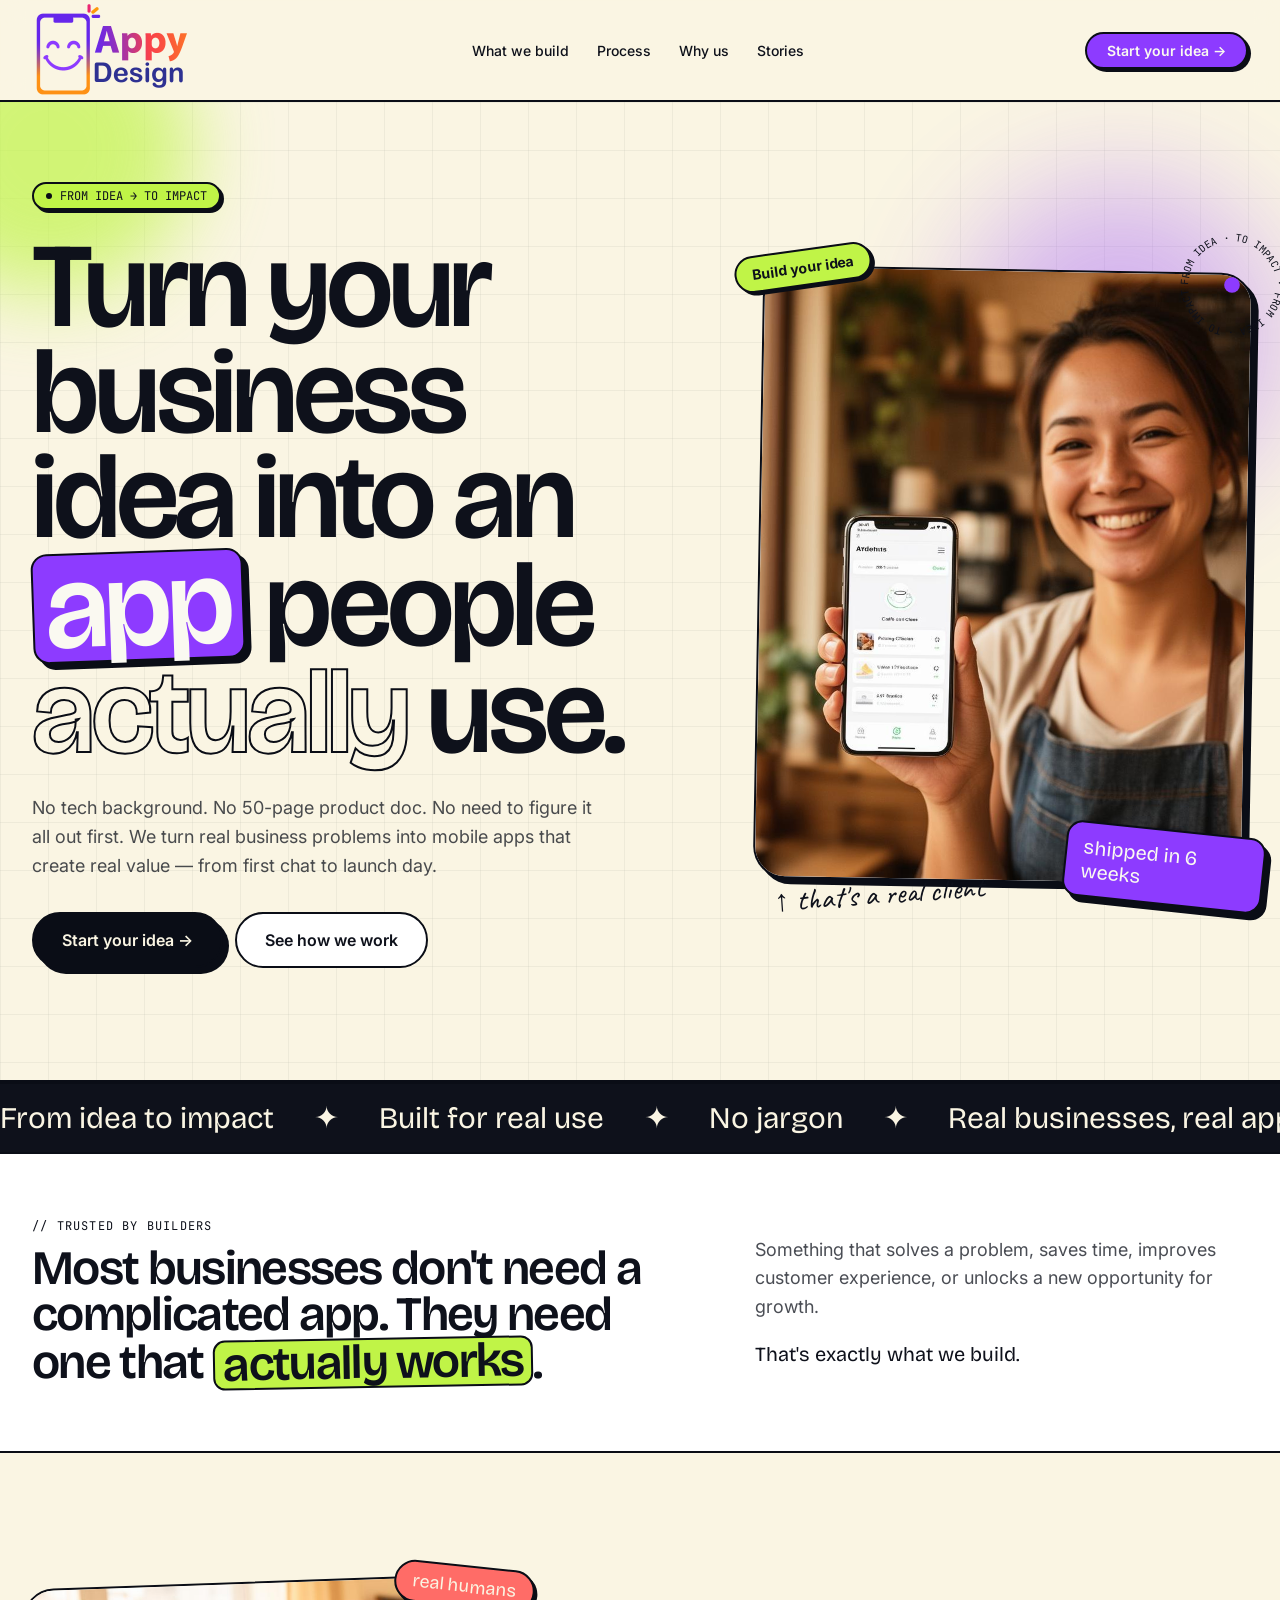
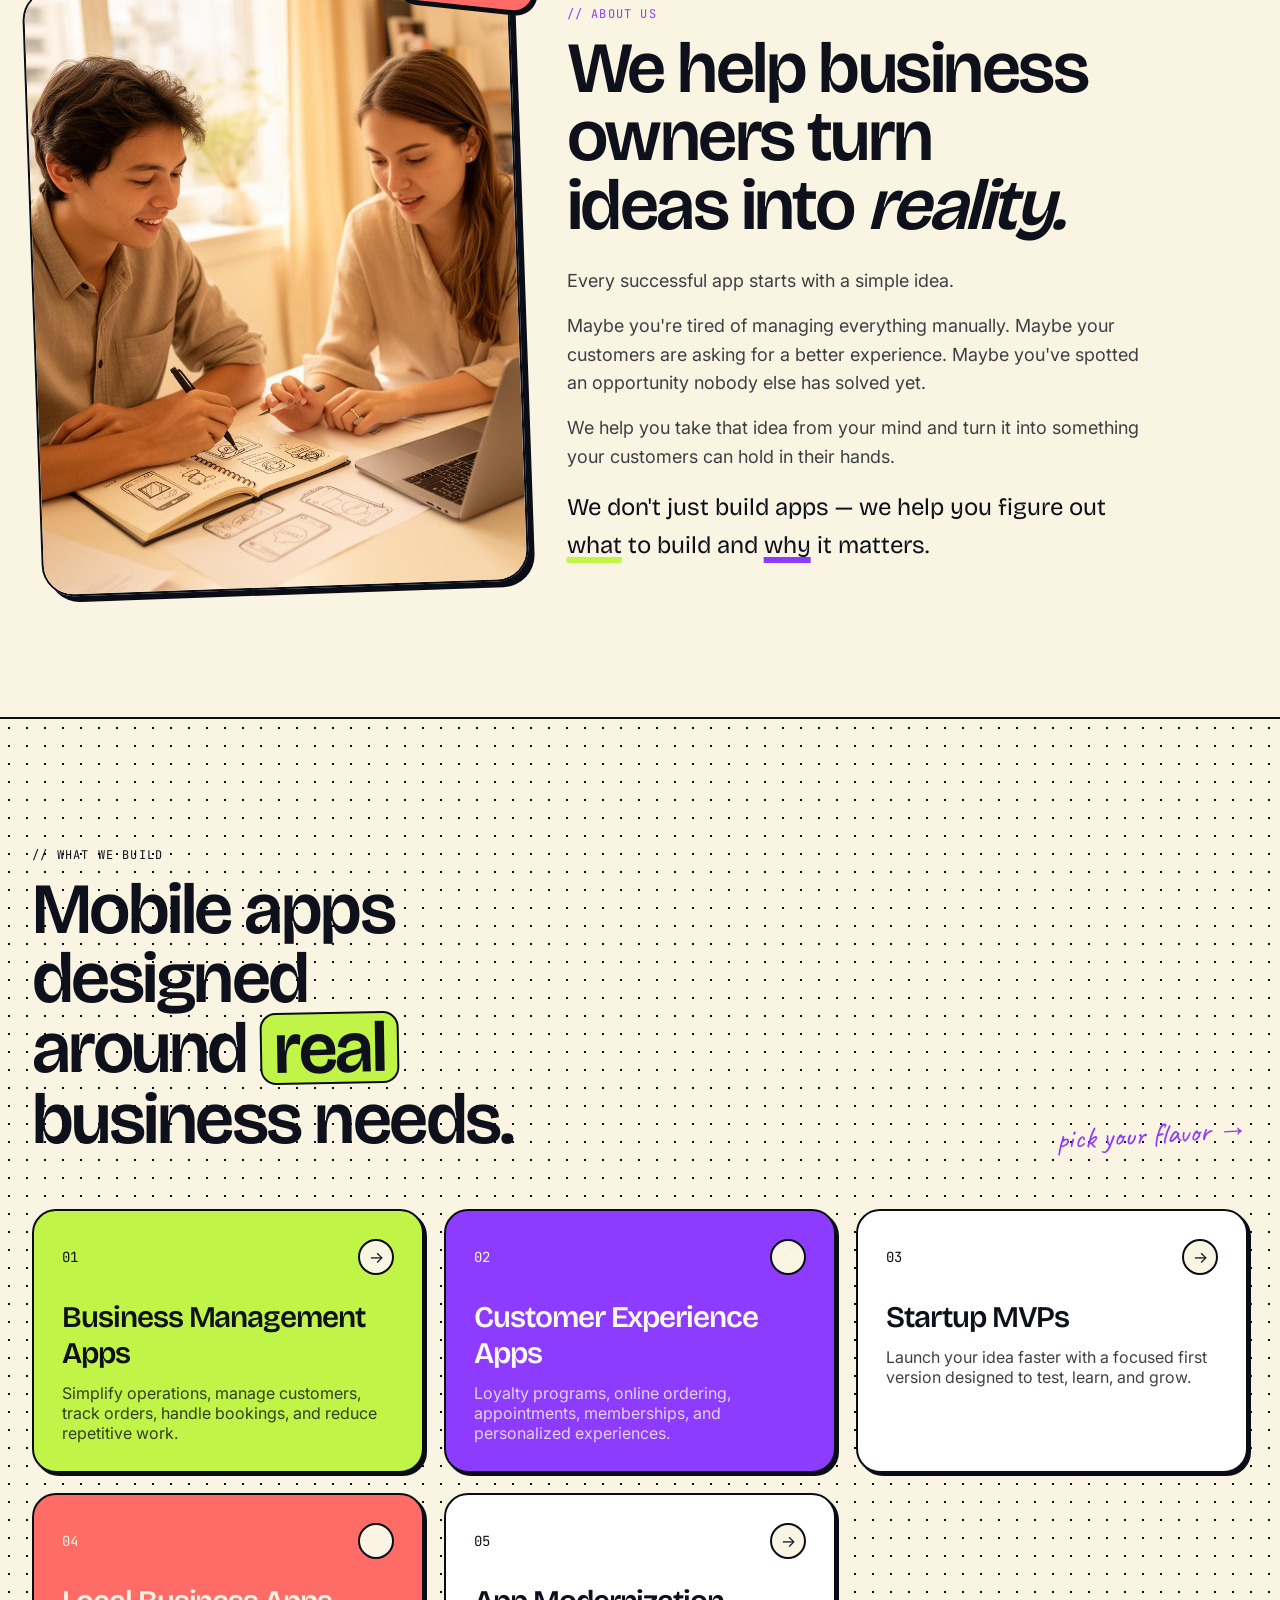
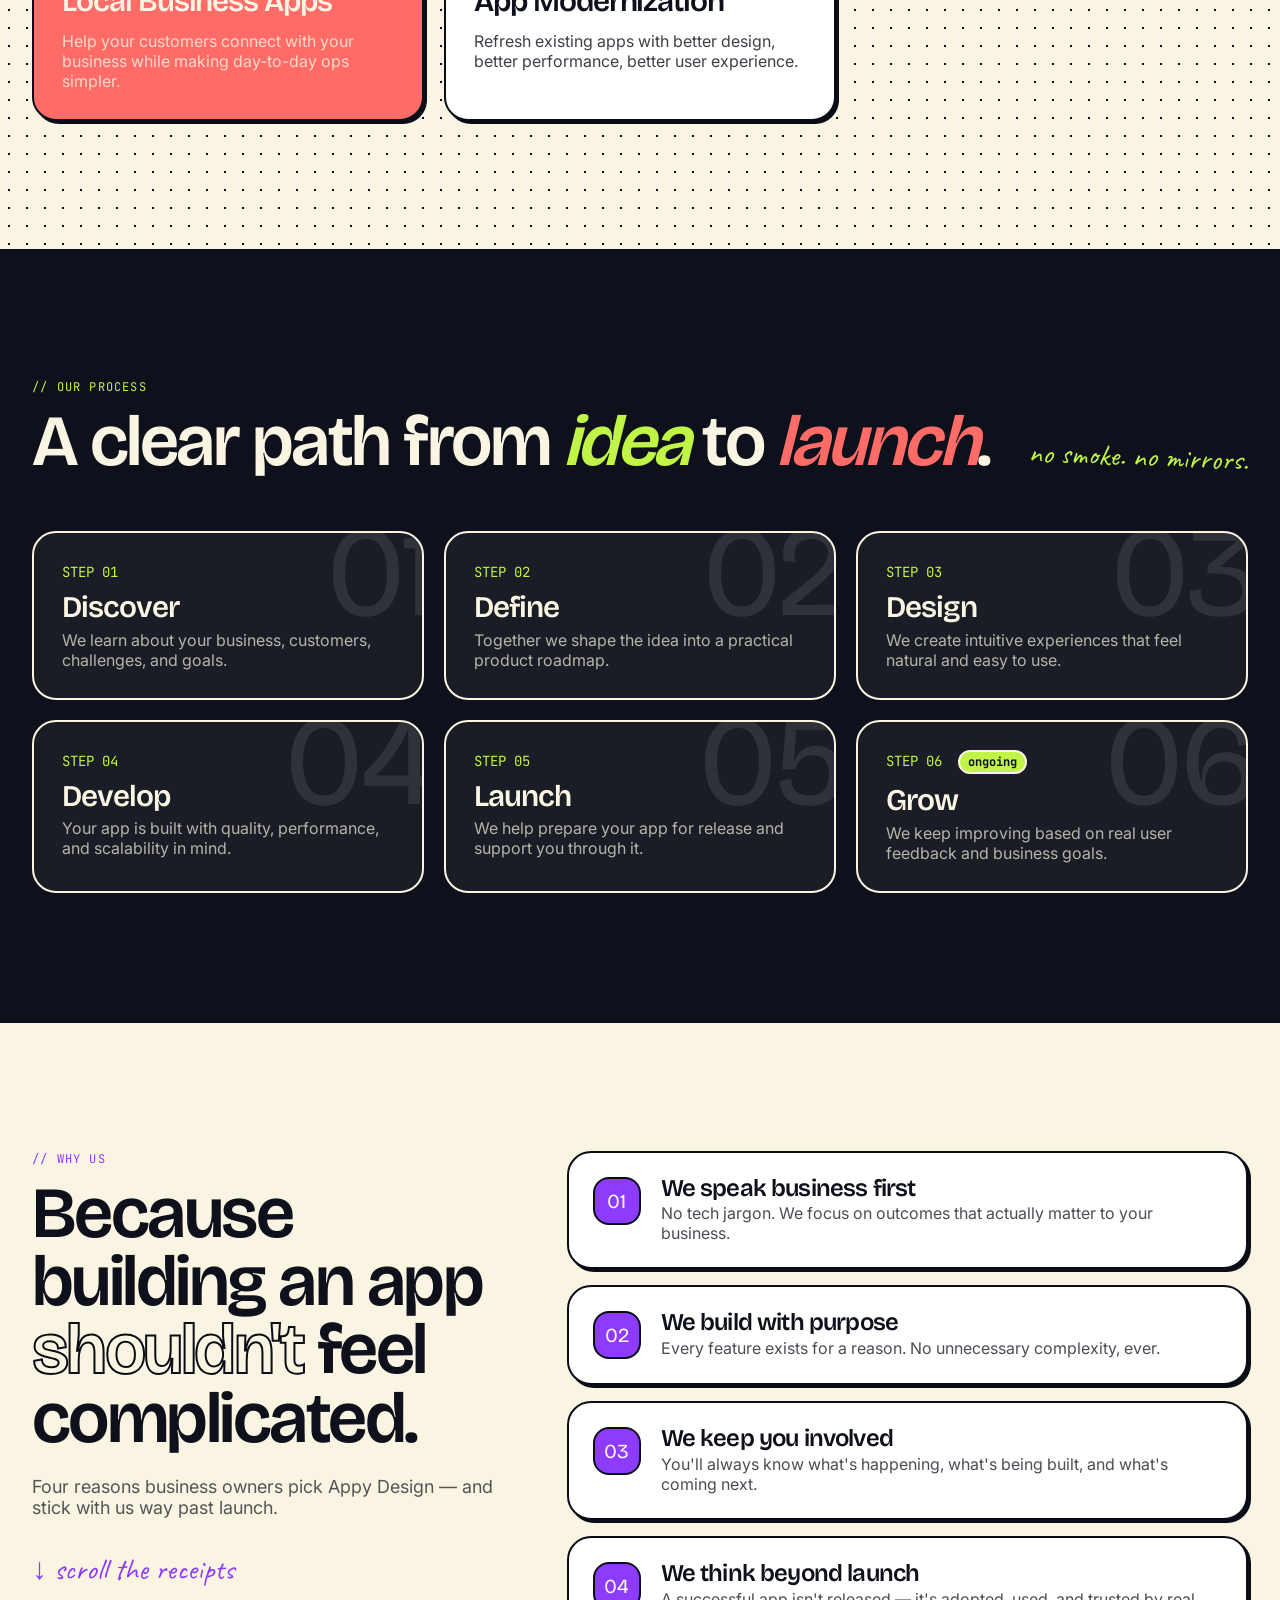
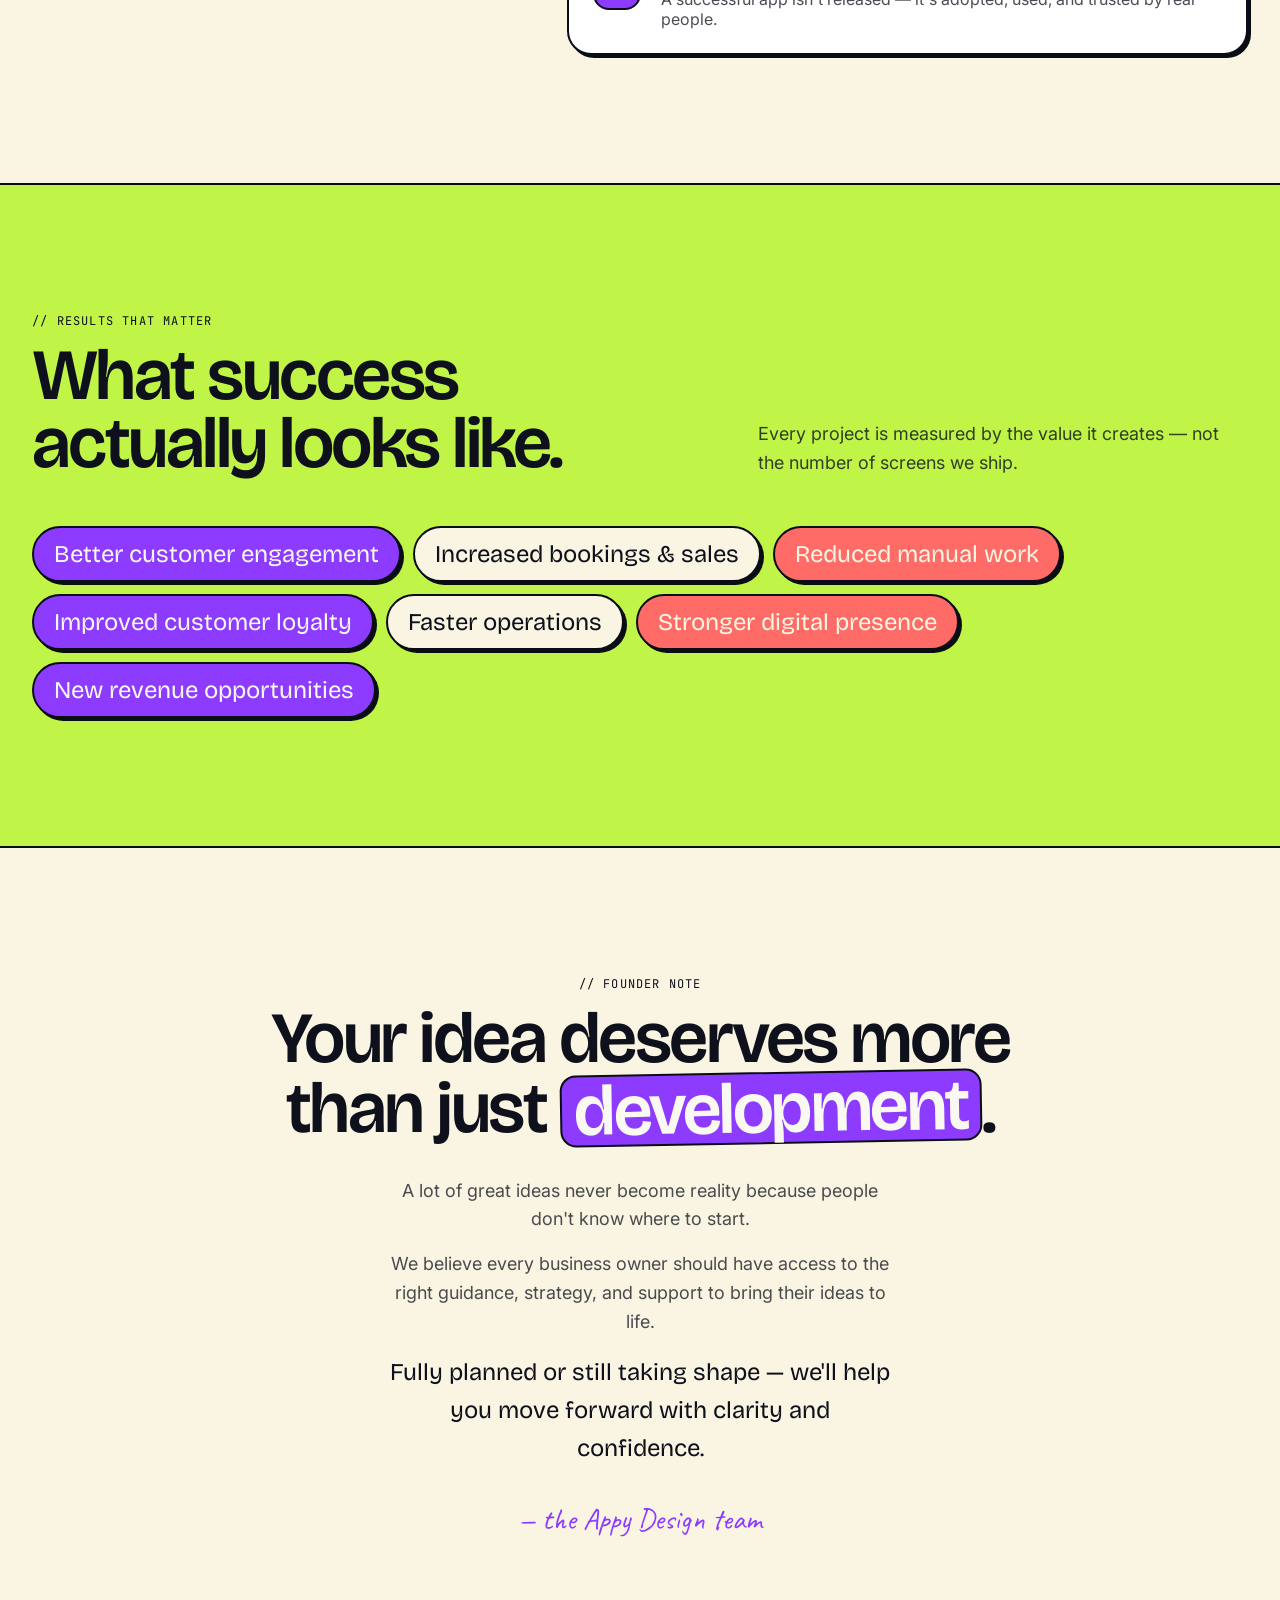
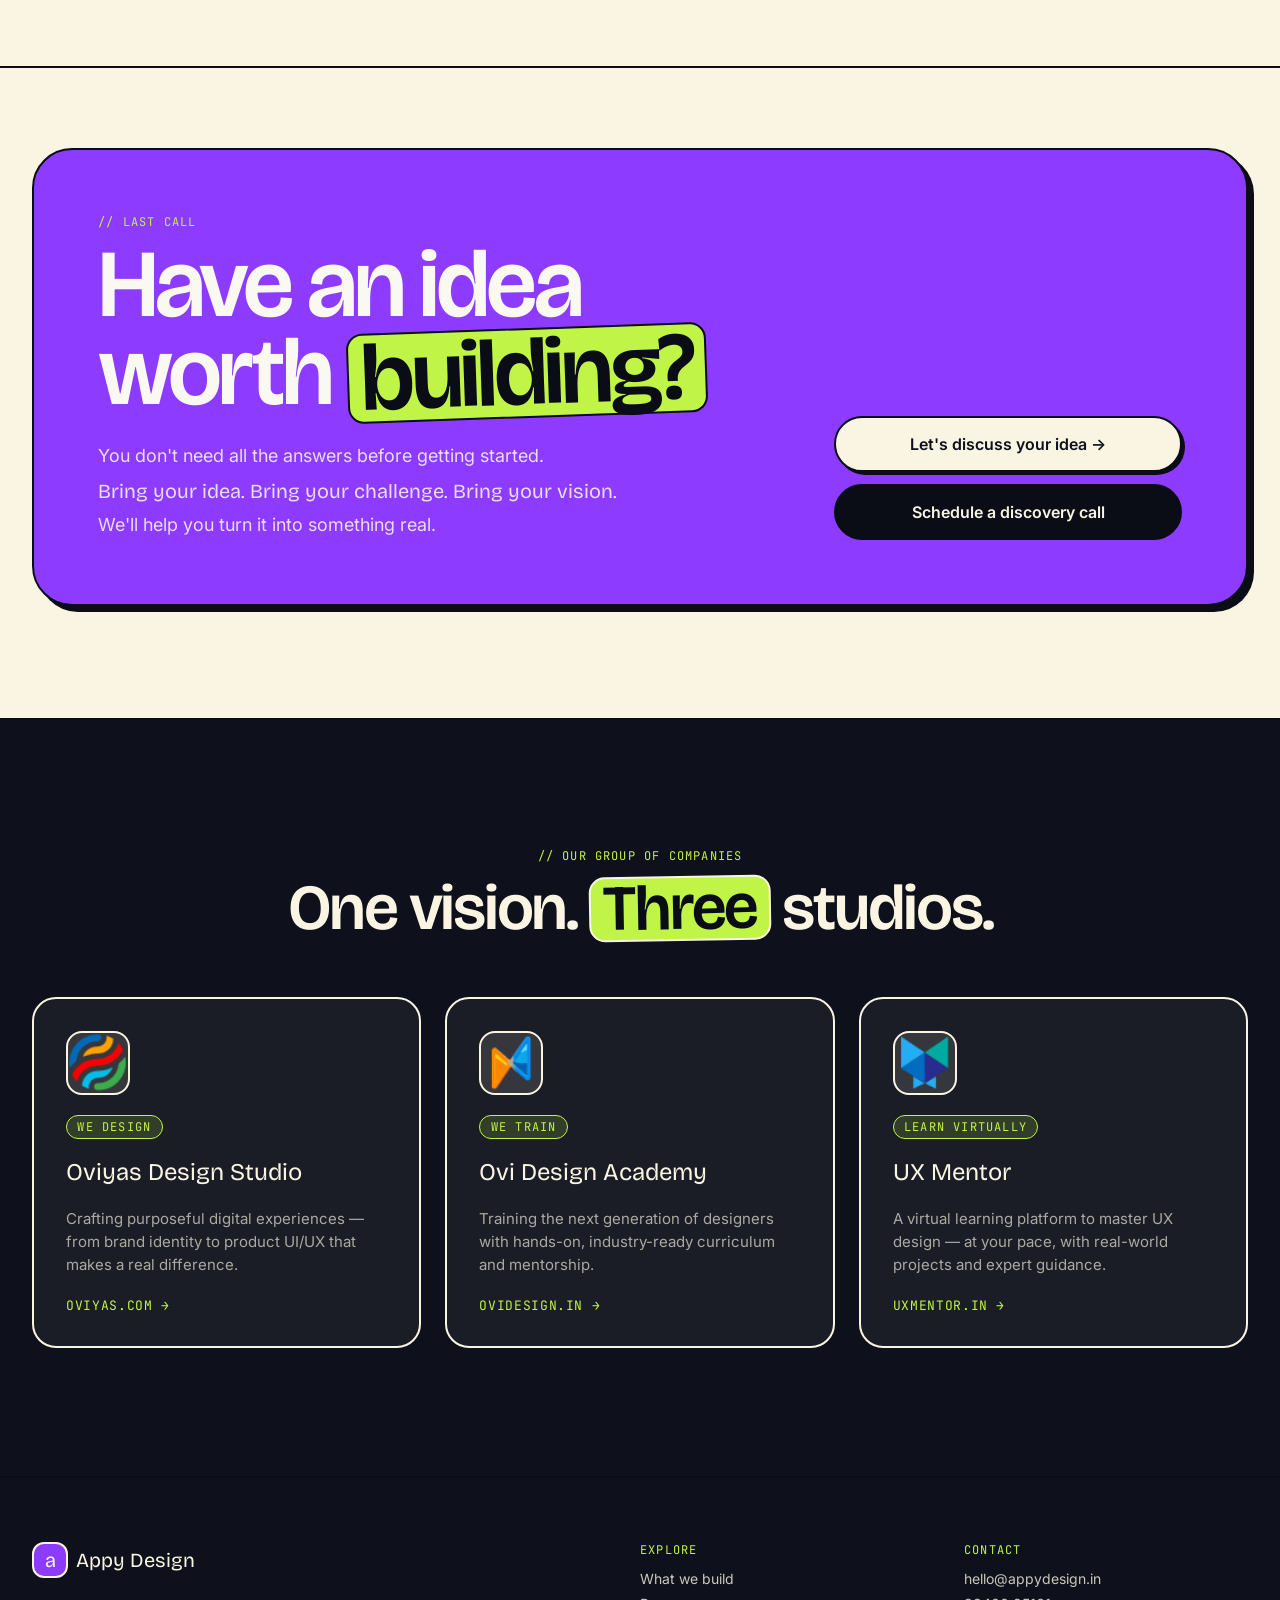
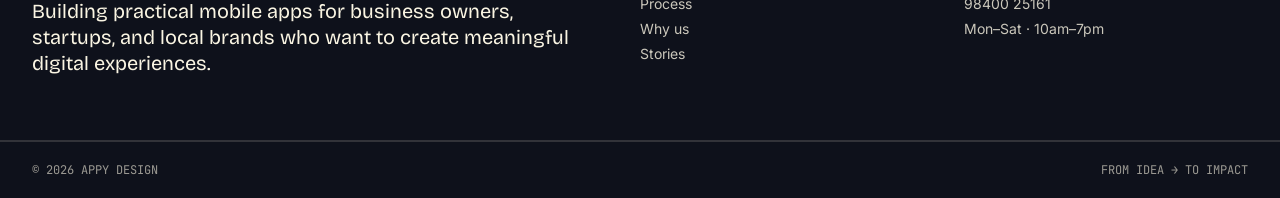
<file: index.html>
<!DOCTYPE html>
<html lang="en">

<head>
  <meta charset="UTF-8" />
  <meta name="viewport" content="width=device-width, initial-scale=1.0" />
  <title>Appy Design — Transform your ideas to real Mobie App</title>
  <meta name="description"
    content="We turn real business problems into mobile apps that create real value. Built for business owners, startups, and local brands." />
  <link rel="preconnect" href="https://fonts.googleapis.com" />
  <link rel="preconnect" href="https://fonts.gstatic.com" crossorigin />
  <!-- Google tag (gtag.js) -->
  <script async src="https://www.googletagmanager.com/gtag/js?id=G-CYZZQPG89H"></script>
  <link rel="apple-touch-icon" sizes="180x180" href="/apple-touch-icon.png">
  <link rel="icon" type="image/png" sizes="32x32" href="/favicon-32x32.png">
  <link rel="icon" type="image/png" sizes="16x16" href="/favicon-16x16.png">
  <link rel="icon" type="image/x-icon" href="favicon.ico">

  <link rel="stylesheet" href="style.css">
  <script>
    window.dataLayer = window.dataLayer || [];
    function gtag() { dataLayer.push(arguments); }
    gtag('js', new Date());

    gtag('config', 'G-CYZZQPG89H');
  </script>
  <link rel="stylesheet"
    href="https://fonts.googleapis.com/css2?family=Bricolage+Grotesque:opsz,wght@12..96,400;12..96,500;12..96,600;12..96,700;12..96,800&family=Inter:wght@400;500;600&family=Caveat:wght@500;600;700&family=JetBrains+Mono:wght@400;500&display=swap" />

</head>

<body>

  <!-- NAV -->
  <header class="nav">
    <nav class="container nav-inner">
      <a href="#top" class="nav-logo">
        <div>
          <img src="Appydesign-logo-new.png" alt="Description of the image" height="100">
        </div>
        <!-- <span class="nav-logo-icon">a</span>
        <span class="nav-logo-name">Appy Design</span> -->
      </a>
      <div class="nav-links">
        <a href="#what-we-build">What we build</a>
        <a href="#process">Process</a>
        <a href="#why-us">Why us</a>
        <a href="#stories">Stories</a>
      </div>
      <a href="contact-form.html" class="nav-cta">Start your idea →</a>
    </nav>
  </header>

  <main>

    <!-- HERO -->
    <section id="top" class="hero">
      <div class="hero-bg-grid bg-grid"></div>
      <div class="hero-blob-1"></div>
      <div class="hero-blob-2"></div>
      <div class="container hero-inner">
        <div>
          <div class="hero-badge">
            <span class="hero-badge-dot"></span>
            From idea → to impact
          </div>
          <h1 class="hero-h1">
            Turn your business idea into an
            <span class="hero-h1-highlight">app</span>
            people <span class="text-stroke">actually</span> use.
          </h1>
          <p class="hero-p">
            No tech background. No 50-page product doc. No need to figure it all out first. We turn real business
            problems into mobile apps that create real value — from first chat to launch day.
          </p>
          <div class="hero-actions">
            <a href="contact-form.html" class="btn-primary">Start your idea →</a>
            <a href="#process" class="btn-secondary">See how we work</a>
          </div>
          <!-- <div class="hero-social-proof">
            <div class="avatar-stack">
              <span style="background:var(--accent)"></span>
              <span style="background:var(--primary)"></span>
              <span style="background:var(--pop)"></span>
              <span style="background:var(--card)">40+</span>
            </div>
            <p class="hero-social-text">Trusted by 40+ small businesses &amp; founders</p>
          </div> -->
        </div>

        <div class="hero-img-wrap">
          <div class="hero-img-frame">
            <img src="hero-owner.jpg" alt="Small business owner using a mobile app built by Appy Design" />
          </div>
          <div class="hero-sticker-1">Build your idea</div>
          <div class="hero-sticker-2">
            <p>shipped in 6 weeks</p>
          </div>
          <div class="hero-caption" style="color:var(--foreground)">↑ that's a real client</div>
          <svg viewBox="0 0 200 200" class="hero-spinning-badge animate-spin-slow">
            <defs>
              <path id="circ" d="M100,100 m-78,0 a78,78 0 1,1 156,0 a78,78 0 1,1 -156,0" />
            </defs>
            <text font-size="18" font-family="JetBrains Mono, monospace" fill="currentColor">
              <textPath href="#circ">FROM IDEA · TO IMPACT · FROM IDEA · TO IMPACT ·</textPath>
            </text>
            <circle cx="100" cy="100" r="14" fill="var(--primary)" />
          </svg>
        </div>
      </div>
    </section>

    <!-- MARQUEE -->
    <div class="marquee-wrap">
      <div class="marquee-track animate-marquee">
        <span class="marquee-item"><span>From idea to impact</span><span aria-hidden="true">✦</span></span>
        <span class="marquee-item"><span>Built for real use</span><span aria-hidden="true">✦</span></span>
        <span class="marquee-item"><span>No jargon</span><span aria-hidden="true">✦</span></span>
        <span class="marquee-item"><span>Real businesses, real apps</span><span aria-hidden="true">✦</span></span>
        <span class="marquee-item"><span>Made with care</span><span aria-hidden="true">✦</span></span>
        <span class="marquee-item"><span>Launched in weeks</span><span aria-hidden="true">✦</span></span>
        <span class="marquee-item"><span>From idea to impact</span><span aria-hidden="true">✦</span></span>
        <span class="marquee-item"><span>Built for real use</span><span aria-hidden="true">✦</span></span>
        <span class="marquee-item"><span>No jargon</span><span aria-hidden="true">✦</span></span>
        <span class="marquee-item"><span>Real businesses, real apps</span><span aria-hidden="true">✦</span></span>
        <span class="marquee-item"><span>Made with care</span><span aria-hidden="true">✦</span></span>
        <span class="marquee-item"><span>Launched in weeks</span><span aria-hidden="true">✦</span></span>
      </div>
    </div>

    <!-- TRUST STRIP -->
    <section class="trust-strip">
      <div class="container trust-inner">
        <div>
          <p class="trust-label">// trusted by builders</p>
          <h2 class="trust-h2">
            Most businesses don't need a complicated app. They need one that
            <span class="trust-highlight">actually works</span>.
          </h2>
        </div>
        <div class="trust-body">
          <p>Something that solves a problem, saves time, improves customer experience, or unlocks a new opportunity for
            growth.</p>
          <p class="trust-body-strong">That's exactly what we build.</p>
        </div>
      </div>
    </section>

    <!-- ABOUT -->
    <section id="about" class="about">
      <div class="container about-inner">
        <div class="about-img-wrap">
          <div class="about-img-frame">
            <img src="about-team.jpg" alt="Appy Design team sketching app ideas with a client" loading="lazy" />
          </div>
          <div class="about-sticker">real humans</div>
        </div>
        <div class="about-content">
          <p class="about-label">// about us</p>
          <h2 class="about-h2">We help business owners turn ideas into <em
              style="font-style:italic;font-family:var(--font-display)">reality.</em></h2>
          <div class="about-body">
            <p>Every successful app starts with a simple idea.</p>
            <p>Maybe you're tired of managing everything manually. Maybe your customers are asking for a better
              experience. Maybe you've spotted an opportunity nobody else has solved yet.</p>
            <p>We help you take that idea from your mind and turn it into something your customers can hold in their
              hands.</p>
            <p class="about-highlight-text">
              We don't just build apps — we help you figure out
              <span class="underline-lime">what</span> to build and
              <span class="underline-violet">why</span> it matters.
            </p>
          </div>
        </div>
      </div>
    </section>

    <!-- WHAT WE BUILD -->
    <section id="what-we-build" class="wwb">
      <div class="wwb-inner bg-dots" style="background-color:transparent;opacity:1">
        <div class="container" style="position:relative;z-index:1">
          <div class="wwb-header">
            <div>
              <p
                style="font-family:var(--font-mono);font-size:0.75rem;text-transform:uppercase;letter-spacing:0.1em;margin-bottom:0.75rem">
                // what we build</p>
              <h2 class="wwb-h2">Mobile apps designed around <span class="wwb-h2-highlight">real</span> business needs.
              </h2>
            </div>
            <span class="wwb-hand">pick your flavor →</span>
          </div>
          <div class="wwb-grid">
            <article class="wwb-card" style="background:var(--accent)">
              <div class="wwb-card-header"><span class="wwb-card-tag">01</span><span class="wwb-card-arrow">→</span>
              </div>
              <h3 class="wwb-card-title">Business Management Apps</h3>
              <p class="wwb-card-body">Simplify operations, manage customers, track orders, handle bookings, and reduce
                repetitive work.</p>
            </article>
            <article class="wwb-card" style="background:var(--primary);color:var(--primary-foreground)">
              <div class="wwb-card-header"><span class="wwb-card-tag">02</span><span class="wwb-card-arrow">→</span>
              </div>
              <h3 class="wwb-card-title">Customer Experience Apps</h3>
              <p class="wwb-card-body">Loyalty programs, online ordering, appointments, memberships, and personalized
                experiences.</p>
            </article>
            <article class="wwb-card" style="background:var(--card)">
              <div class="wwb-card-header"><span class="wwb-card-tag">03</span><span class="wwb-card-arrow">→</span>
              </div>
              <h3 class="wwb-card-title">Startup MVPs</h3>
              <p class="wwb-card-body">Launch your idea faster with a focused first version designed to test, learn, and
                grow.</p>
            </article>
            <article class="wwb-card" style="background:var(--pop);color:var(--background)">
              <div class="wwb-card-header"><span class="wwb-card-tag">04</span><span class="wwb-card-arrow">→</span>
              </div>
              <h3 class="wwb-card-title">Local Business Apps</h3>
              <p class="wwb-card-body">Help your customers connect with your business while making day-to-day ops
                simpler.</p>
            </article>
            <article class="wwb-card" style="background:var(--card)">
              <div class="wwb-card-header"><span class="wwb-card-tag">05</span><span class="wwb-card-arrow">→</span>
              </div>
              <h3 class="wwb-card-title">App Modernization</h3>
              <p class="wwb-card-body">Refresh existing apps with better design, better performance, better user
                experience.</p>
            </article>
          </div>
        </div>
      </div>
    </section>

    <!-- PROCESS -->
    <section id="process" class="process">
      <div class="container process-inner">
        <div class="process-header">
          <div>
            <p class="process-label">// our process</p>
            <h2 class="process-h2">A clear path from <span style="color:var(--accent);font-style:italic">idea</span> to
              <span style="color:var(--pop);font-style:italic">launch</span>.
            </h2>
          </div>
          <span class="process-hand">no smoke. no mirrors.</span>
        </div>
        <ol class="process-grid" style="list-style:none">
          <li class="process-card">
            <span class="process-card-bg-num">01</span>
            <span class="process-step-label">STEP 01</span>
            <h3>Discover</h3>
            <p>We learn about your business, customers, challenges, and goals.</p>
          </li>
          <li class="process-card">
            <span class="process-card-bg-num">02</span>
            <span class="process-step-label">STEP 02</span>
            <h3>Define</h3>
            <p>Together we shape the idea into a practical product roadmap.</p>
          </li>
          <li class="process-card">
            <span class="process-card-bg-num">03</span>
            <span class="process-step-label">STEP 03</span>
            <h3>Design</h3>
            <p>We create intuitive experiences that feel natural and easy to use.</p>
          </li>
          <li class="process-card">
            <span class="process-card-bg-num">04</span>
            <span class="process-step-label">STEP 04</span>
            <h3>Develop</h3>
            <p>Your app is built with quality, performance, and scalability in mind.</p>
          </li>
          <li class="process-card">
            <span class="process-card-bg-num">05</span>
            <span class="process-step-label">STEP 05</span>
            <h3>Launch</h3>
            <p>We help prepare your app for release and support you through it.</p>
          </li>
          <li class="process-card">
            <span class="process-card-bg-num">06</span>
            <span class="process-step-label">STEP 06 <span class="ongoing-badge">ongoing</span></span>
            <h3>Grow</h3>
            <p>We keep improving based on real user feedback and business goals.</p>
          </li>
        </ol>
      </div>
    </section>

    <!-- WHY US -->
    <section id="why-us" class="why-us">
      <div class="container why-inner">
        <div>
          <p class="why-label">// why us</p>
          <h2 class="why-h2">Because building an app <span class="text-stroke">shouldn't</span> feel complicated.</h2>
          <p class="why-p">Four reasons business owners pick Appy Design — and stick with us way past launch.</p>
          <span class="why-hand">↓ scroll the receipts</span>
        </div>
        <ul class="why-list" style="list-style:none">
          <li class="why-item">
            <span class="why-item-num">01</span>
            <div>
              <h3>We speak business first</h3>
              <p>No tech jargon. We focus on outcomes that actually matter to your business.</p>
            </div>
          </li>
          <li class="why-item">
            <span class="why-item-num">02</span>
            <div>
              <h3>We build with purpose</h3>
              <p>Every feature exists for a reason. No unnecessary complexity, ever.</p>
            </div>
          </li>
          <li class="why-item">
            <span class="why-item-num">03</span>
            <div>
              <h3>We keep you involved</h3>
              <p>You'll always know what's happening, what's being built, and what's coming next.</p>
            </div>
          </li>
          <li class="why-item">
            <span class="why-item-num">04</span>
            <div>
              <h3>We think beyond launch</h3>
              <p>A successful app isn't released — it's adopted, used, and trusted by real people.</p>
            </div>
          </li>
        </ul>
      </div>
    </section>

    <!-- RESULTS -->
    <section class="results">
      <div class="container results-inner">
        <div class="results-header">
          <div>
            <p class="results-label">// results that matter</p>
            <h2 class="results-h2">What success actually looks like.</h2>
          </div>
          <p class="results-sub">Every project is measured by the value it creates — not the number of screens we ship.
          </p>
        </div>
        <ul class="results-pills" style="list-style:none">
          <li class="results-pill" style="background:var(--primary);color:var(--primary-foreground)">Better customer
            engagement</li>
          <li class="results-pill" style="background:var(--background)">Increased bookings &amp; sales</li>
          <li class="results-pill" style="background:var(--pop);color:var(--background)">Reduced manual work</li>
          <li class="results-pill" style="background:var(--primary);color:var(--primary-foreground)">Improved customer
            loyalty</li>
          <li class="results-pill" style="background:var(--background)">Faster operations</li>
          <li class="results-pill" style="background:var(--pop);color:var(--background)">Stronger digital presence</li>
          <li class="results-pill" style="background:var(--primary);color:var(--primary-foreground)">New revenue
            opportunities</li>
        </ul>
      </div>
    </section>

    <!-- FOUNDER NOTE -->
    <section class="founder">
      <div class="container founder-inner">
        <p class="founder-label">// founder note</p>
        <h2 class="founder-h2">Your idea deserves more than just <span class="founder-h2-highlight">development</span>.
        </h2>
        <div class="founder-body">
          <p>A lot of great ideas never become reality because people don't know where to start.</p>
          <p>We believe every business owner should have access to the right guidance, strategy, and support to bring
            their ideas to life.</p>
          <p class="founder-body-strong">Fully planned or still taking shape — we'll help you move forward with clarity
            and confidence.</p>
        </div>
        <p class="founder-sig">— the Appy Design team</p>
      </div>
    </section>

    <!-- TESTIMONIALS 
    <section id="stories" class="testimonials">
      <div class="container testimonials-inner">
        <div class="testimonials-header">
          <div>
            <p class="testimonials-label">// what clients say</p>
            <h2 class="testimonials-h2">Receipts from real <em style="font-style:italic">business owners</em>.</h2>
          </div>
          <span class="testimonials-hand">no scripts. promise.</span>
        </div>
        <div class="testimonials-grid">
          <figure class="testimonial-card" style="background:var(--card);transform:rotate(-1deg)">
            <span class="testimonial-quote-mark">"</span>
            <blockquote class="testimonial-quote">Appy Design understood our business before they started talking about features. That made all the difference.</blockquote>
            <figcaption class="testimonial-footer">
              <img src="testimonial-1.jpg" alt="Maya R." class="testimonial-avatar" loading="lazy" />
              <div>
                <p class="testimonial-name">Maya R.</p>
                <p class="testimonial-role">Bakery owner</p>
              </div>
            </figcaption>
          </figure>
          <figure class="testimonial-card" style="background:var(--primary);color:var(--primary-foreground);transform:rotate(1deg)">
            <span class="testimonial-quote-mark">"</span>
            <blockquote class="testimonial-quote">Our customers now have a much better experience, and managing daily operations has become significantly easier.</blockquote>
            <figcaption class="testimonial-footer">
              <img src="testimonial-2.jpg" alt="Daniel K." class="testimonial-avatar" loading="lazy" />
              <div>
                <p class="testimonial-name">Daniel K.</p>
                <p class="testimonial-role">Home services</p>
              </div>
            </figcaption>
          </figure>
          <figure class="testimonial-card" style="background:var(--accent);transform:rotate(-2deg)">
            <span class="testimonial-quote-mark">"</span>
            <blockquote class="testimonial-quote">The process was clear, collaborative, and surprisingly simple from start to finish.</blockquote>
            <figcaption class="testimonial-footer">
              <img src="testimonial-3.jpg" alt="Priya S." class="testimonial-avatar" loading="lazy" />
              <div>
                <p class="testimonial-name">Priya S.</p>
                <p class="testimonial-role">Startup founder</p>
              </div>
            </figcaption>
          </figure>
        </div>
      </div>
    </section> -->

    <!-- CTA -->
    <section id="contact" class="cta-section">
      <div class="container cta-inner">
        <div class="cta-box">
          <div class="cta-blob bg-dots" style="background-color:transparent;opacity:0.2"></div>
          <div class="cta-box-inner">
            <div>
              <p class="cta-label">// last call</p>
              <h2 class="cta-h2">Have an idea worth <span class="cta-h2-highlight">building?</span></h2>
              <div class="cta-body">
                <p>You don't need all the answers before getting started.</p>
                <p class="cta-body-strong">Bring your idea. Bring your challenge. Bring your vision.</p>
                <p>We'll help you turn it into something real.</p>
              </div>
            </div>
            <div class="cta-actions">
              <a href="mailto:hello@appydesign.com" class="cta-btn-1">Let's discuss your idea →</a>
              <a href="mailto:hello@appydesign.com?subject=Discovery%20call" class="cta-btn-2">Schedule a discovery
                call</a>
            </div>
          </div>
        </div>
      </div>
    </section>

  </main>

  <!-- GROUP OF COMPANIES -->
  <section class="group">
    <div class="container group-inner">
      <div class="group-header">
        <p class="group-label">// our group of companies</p>
        <h2 class="group-h2">One vision. <span class="group-h2-highlight">Three</span> studios.</h2>
      </div>
      <div class="group-grid">

        <!-- 1. Oviyas Design Studio -->
        <a href="https://www.oviyas.com/" target="_blank" rel="noopener noreferrer" class="group-card">
          <div class="group-logo-placeholder">
            <!-- Replace src with actual logo path e.g. src="oviyas-logo.png" -->
            <img src="oviyas-logo.png" alt="Oviyas Design Studio logo"
              onerror="this.style.display='none';this.parentElement.textContent='O'" />
          </div>
          <span class="group-card-tag">We design</span>
          <p class="group-card-name">Oviyas Design Studio</p>
          <p class="group-card-desc">Crafting purposeful digital experiences — from brand identity to product UI/UX that
            makes a real difference.</p>
          <span class="group-card-link">oviyas.com →</span>
        </a>

        <!-- 2. Ovi Design Academy -->
        <a href="https://ovidesign.in/" target="_blank" rel="noopener noreferrer" class="group-card">
          <div class="group-logo-placeholder">
            <!-- Replace src with actual logo path e.g. src="ovidesign-logo.png" -->
            <img src="ovi-design-logo.png" alt="Ovi Design Academy logo"
              onerror="this.style.display='none';this.parentElement.textContent='A'" />
          </div>
          <span class="group-card-tag">We train</span>
          <p class="group-card-name">Ovi Design Academy</p>
          <p class="group-card-desc">Training the next generation of designers with hands-on, industry-ready curriculum
            and mentorship.</p>
          <span class="group-card-link">ovidesign.in →</span>
        </a>

        <!-- 3. UX Mentor -->
        <a href="https://uxmentor.in/" target="_blank" rel="noopener noreferrer" class="group-card">
          <div class="group-logo-placeholder">
            <!-- Replace src with actual logo path e.g. src="uxmentor-logo.png" -->
            <img src="ux-mentor-logo.png" alt="UX Mentor logo"
              onerror="this.style.display='none';this.parentElement.textContent='U'" />
          </div>
          <span class="group-card-tag">Learn virtually</span>
          <p class="group-card-name">UX Mentor</p>
          <p class="group-card-desc">A virtual learning platform to master UX design — at your pace, with real-world
            projects and expert guidance.</p>
          <span class="group-card-link">uxmentor.in →</span>
        </a>

      </div>
    </div>
  </section>

  <!-- FOOTER -->
  <footer class="footer">
    <div class="container footer-inner">
      <div>
        <div class="footer-logo">
          <span class="footer-logo-icon">a</span>
          <span class="footer-logo-name">Appy Design</span>
        </div>
        <p class="footer-tagline">Building practical mobile apps for business owners, startups, and local brands who
          want to create meaningful digital experiences.</p>
      </div>
      <div>
        <p class="footer-col-label">explore</p>
        <ul class="footer-links">
          <li><a href="#what-we-build">What we build</a></li>
          <li><a href="#process">Process</a></li>
          <li><a href="#why-us">Why us</a></li>
          <li><a href="#stories">Stories</a></li>
        </ul>
      </div>
      <div>
        <p class="footer-col-label">contact</p>
        <ul class="footer-links">
          <li><a href="mailto:hello@appydesign.com">hello@appydesign.in</a></li>
          <li><a href="tel:9840025161">98400 25161</a></li>
          <li>Mon–Sat · 10am–7pm</li>
        </ul>
      </div>
    </div>
    <div class="footer-bottom">
      <div class="container footer-bottom-inner">
        <p>© 2026 Appy Design</p>
        <p>From idea → to impact</p>
      </div>
    </div>
  </footer>

</body>

</html>
</file>
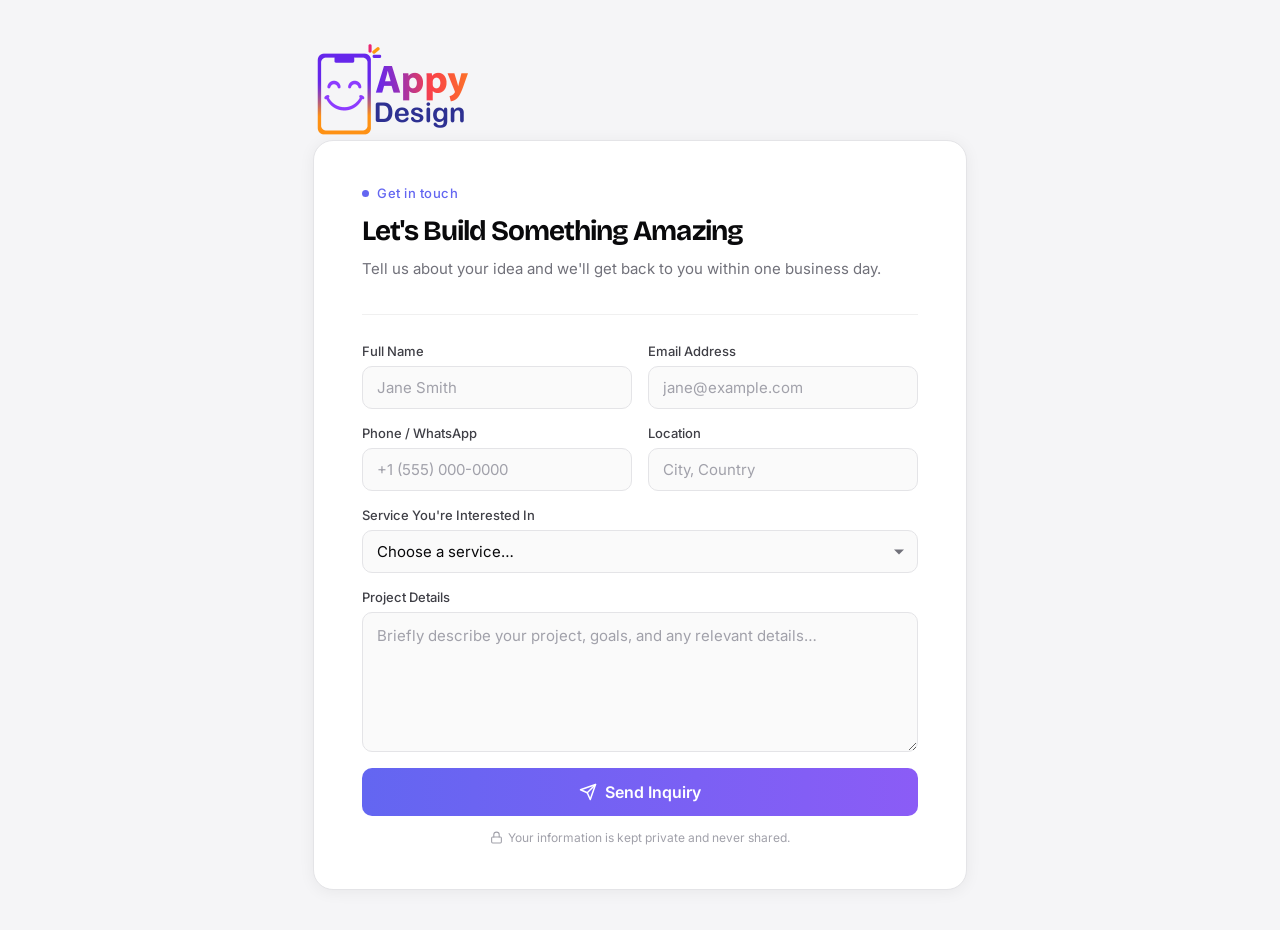
<file: contact-form.html>
<!DOCTYPE html>
<html lang="en">

<head>
  <meta charset="UTF-8" />
  <meta name="viewport" content="width=device-width, initial-scale=1.0" />
  <title>Appy Design — Transform your ideas to real Mobie App</title>
  <meta name="description"
    content="We turn real business problems into mobile apps that create real value. Built for business owners, startups, and local brands." />
  <link rel="preconnect" href="https://fonts.googleapis.com" />
  <link rel="preconnect" href="https://fonts.gstatic.com" crossorigin />
  <!-- Google tag (gtag.js) -->
  <script async src="https://www.googletagmanager.com/gtag/js?id=G-CYZZQPG89H"></script>
  <link rel="apple-touch-icon" sizes="180x180" href="/apple-touch-icon.png">
  <link rel="icon" type="image/png" sizes="32x32" href="/favicon-32x32.png">
  <link rel="icon" type="image/png" sizes="16x16" href="/favicon-16x16.png">
  <link rel="icon" type="image/x-icon" href="favicon.ico">

  <link rel="stylesheet" href="style.css">
  <script>
    window.dataLayer = window.dataLayer || [];
    function gtag() { dataLayer.push(arguments); }
    gtag('js', new Date());

    gtag('config', 'G-CYZZQPG89H');
  </script>
  <link rel="stylesheet"
    href="https://fonts.googleapis.com/css2?family=Bricolage+Grotesque:opsz,wght@12..96,400;12..96,500;12..96,600;12..96,700;12..96,800&family=Inter:wght@400;500;600&family=Caveat:wght@500;600;700&family=JetBrains+Mono:wght@400;500&display=swap" />

  <link href="https://fonts.googleapis.com/css2?family=Inter:wght@300;400;500;600;700&display=swap" rel="stylesheet">
  <style>
    * {
      margin: 0;
      padding: 0;
      box-sizing: border-box;
      font-family: 'Inter', sans-serif;
    }

    body {
      background: #f5f5f7;
      min-height: 100vh;
      display: flex;
      justify-content: center;
      align-items: center;
      padding: 40px 16px;
    }

    .card {
      background: #ffffff;
      border: 1px solid #e4e4e7;
      border-radius: 20px;
      padding: 44px 48px;
      width: 100%;
      max-width: 660px;
      box-shadow: 0 2px 16px rgba(0, 0, 0, 0.06);
    }

    /* Header */

    .eyebrow {
      display: flex;
      align-items: center;
      gap: 8px;
      font-size: 13px;
      font-weight: 500;
      color: #6366f1;
      letter-spacing: 0.04em;
      margin-bottom: 12px;
    }

    .eyebrow-dot {
      width: 7px;
      height: 7px;
      border-radius: 50%;
      background: #6366f1;
    }

    h1 {
      font-size: 28px;
      font-weight: 700;
      color: #09090b;
      line-height: 1.3;
      margin-bottom: 8px;
    }

    .subtitle {
      font-size: 15px;
      color: #71717a;
      line-height: 1.65;
      margin-bottom: 32px;
    }

    .divider {
      height: 1px;
      background: #f0f0f0;
      margin-bottom: 28px;
    }

    /* Form fields */

    .field-grid {
      display: grid;
      grid-template-columns: 1fr 1fr;
      gap: 16px;
      margin-bottom: 16px;
    }

    .field {
      display: flex;
      flex-direction: column;
      gap: 7px;
    }

    label {
      font-size: 13px;
      font-weight: 500;
      color: #3f3f46;
    }

    input,
    select,
    textarea {
      width: 100%;
      padding: 11px 14px;
      border: 1px solid #e4e4e7;
      border-radius: 10px;
      background: #fafafa;
      color: #09090b;
      font-size: 15px;
      font-family: 'Inter', sans-serif;
      outline: none;
      transition: border-color 0.15s, box-shadow 0.15s, background 0.15s;
    }

    input:hover,
    select:hover,
    textarea:hover {
      border-color: #c4c4cf;
    }

    input:focus,
    select:focus,
    textarea:focus {
      border-color: #6366f1;
      background: #fff;
      box-shadow: 0 0 0 3px rgba(99, 102, 241, 0.12);
    }

    input::placeholder,
    textarea::placeholder {
      color: #a1a1aa;
    }

    /* Custom select arrow */

    .select-wrap {
      position: relative;
    }

    .select-wrap select {
      appearance: none;
      padding-right: 36px;
      cursor: pointer;
    }

    .select-wrap::after {
      content: '';
      pointer-events: none;
      position: absolute;
      right: 14px;
      top: 50%;
      transform: translateY(-50%);
      width: 0;
      height: 0;
      border-left: 5px solid transparent;
      border-right: 5px solid transparent;
      border-top: 5px solid #71717a;
    }

    select option {
      color: #09090b;
      background: #fff;
    }

    textarea {
      height: 140px;
      resize: vertical;
      line-height: 1.6;
    }

    /* Section spacing */

    .field-full {
      margin-bottom: 16px;
    }

    /* Submit */

    .submit-wrap {
      margin-top: 8px;
    }

    .submit {
      width: 100%;
      padding: 14px 24px;
      border: none;
      border-radius: 10px;
      background: linear-gradient(90deg, #6366f1, #8b5cf6);
      color: #fff;
      font-size: 16px;
      font-weight: 600;
      font-family: 'Inter', sans-serif;
      cursor: pointer;
      display: flex;
      align-items: center;
      justify-content: center;
      gap: 8px;
      transition: opacity 0.15s, transform 0.1s;
    }

    .submit:hover {
      opacity: 0.92;
    }

    .submit:active {
      transform: scale(0.99);
    }

    .submit:disabled {
      opacity: 0.65;
      cursor: not-allowed;
    }

    .submit svg {
      width: 18px;
      height: 18px;
    }

    /* Privacy note */

    .privacy {
      text-align: center;
      font-size: 12px;
      color: #a1a1aa;
      margin-top: 14px;
      display: flex;
      align-items: center;
      justify-content: center;
      gap: 5px;
    }

    .privacy svg {
      width: 13px;
      height: 13px;
      flex-shrink: 0;
    }

    /* Success state */

    #success {
      display: none;
      text-align: center;
      padding: 24px 0 16px;
    }

    .check-wrap {
      width: 72px;
      height: 72px;
      border-radius: 50%;
      background: #eff6ff;
      border: 1px solid #c7d7fe;
      display: flex;
      align-items: center;
      justify-content: center;
      margin: 0 auto 22px;
    }

    .check-wrap svg {
      width: 34px;
      height: 34px;
      color: #6366f1;
    }

    #success h2 {
      font-size: 22px;
      font-weight: 700;
      color: #09090b;
      margin-bottom: 10px;
    }

    #success p {
      font-size: 15px;
      color: #71717a;
      line-height: 1.65;
      max-width: 380px;
      margin: 0 auto;
    }

    /* Spinner animation */

    @keyframes spin {
      to {
        transform: rotate(360deg);
      }
    }

    .spinner {
      animation: spin 0.8s linear infinite;
    }

    /* Responsive */

    @media (max-width: 600px) {
      .card {
        padding: 28px 20px;
        border-radius: 16px;
      }

      .field-grid {
        grid-template-columns: 1fr;
      }

      h1 {
        font-size: 22px;
      }
    }
  </style>
</head>

<body>


  <main>
    <div>
      <img src="Appydesign-logo-new.png" alt="Description of the image" height="100">
    </div>
    <div class="card">

      <!-- Form -->
      <div id="formContainer">

        <div class="eyebrow">
          <span class="eyebrow-dot"></span>
          Get in touch
        </div>

        <h1>Let's Build Something Amazing</h1>
        <p class="subtitle">Tell us about your idea and we'll get back to you within one business day.</p>

        <div class="divider"></div>

        <form id="contactForm" novalidate>

          <div class="field-grid">

            <div class="field">
              <label for="name">Full Name</label>
              <input type="text" id="name" placeholder="Jane Smith" required>
            </div>

            <div class="field">
              <label for="email">Email Address</label>
              <input type="email" id="email" placeholder="jane@example.com" required>
            </div>

            <div class="field">
              <label for="phone">Phone / WhatsApp</label>
              <input type="text" id="phone" placeholder="+1 (555) 000-0000" required>
            </div>

            <div class="field">
              <label for="location">Location</label>
              <input type="text" id="location" placeholder="City, Country">
            </div>

          </div>

          <div class="field field-full">
            <label for="service">Service You're Interested In</label>
            <div class="select-wrap">
              <select id="service" required>
                <option value="">Choose a service…</option>
                <option value="Mobile App Design">Mobile App Design — iOS, Android &amp; Web</option>
                <option value="Website Design">Website Design — Business, Portfolio, E-commerce</option>
                <option value="Logo & Branding">Logo &amp; Branding — Identity &amp; Guidelines</option>
                <option value="3D Design & Animation">3D Design &amp; Animation — Product Visuals, Motion</option>
                <option value="I'm Not Sure Yet">Not Sure Yet — Let's Discuss</option>
              </select>
            </div>
          </div>

          <div class="field field-full">
            <label for="project">Project Details</label>
            <textarea id="project" placeholder="Briefly describe your project, goals, and any relevant details…"
              required></textarea>
          </div>

          <div class="submit-wrap">
            <button type="submit" class="submit" id="submitBtn">
              <svg id="btnIcon" xmlns="http://www.w3.org/2000/svg" viewBox="0 0 24 24" fill="none" stroke="currentColor"
                stroke-width="2" stroke-linecap="round" stroke-linejoin="round">
                <line x1="22" y1="2" x2="11" y2="13"></line>
                <polygon points="22 2 15 22 11 13 2 9 22 2"></polygon>
              </svg>
              <span id="btnText">Send Inquiry</span>
            </button>
          </div>

        </form>

        <p class="privacy">
          <svg xmlns="http://www.w3.org/2000/svg" viewBox="0 0 24 24" fill="none" stroke="currentColor" stroke-width="2"
            stroke-linecap="round" stroke-linejoin="round">
            <rect x="3" y="11" width="18" height="11" rx="2" ry="2"></rect>
            <path d="M7 11V7a5 5 0 0 1 10 0v4"></path>
          </svg>
          Your information is kept private and never shared.
        </p>

      </div>

      <!-- Success -->
      <div id="success">

        <div class="check-wrap">
          <svg xmlns="http://www.w3.org/2000/svg" viewBox="0 0 24 24" fill="none" stroke="currentColor"
            stroke-width="2.5" stroke-linecap="round" stroke-linejoin="round">
            <polyline points="20 6 9 17 4 12"></polyline>
          </svg>
        </div>

        <h2>Inquiry Sent!</h2>
        <p>Thanks for reaching out. We'll review your details and get back to you shortly.</p>

      </div>

    </div>
  </main>
  <script>

    document.getElementById("contactForm").addEventListener("submit", function (e) {
      e.preventDefault();

      const btn = document.getElementById("submitBtn");
      const btnText = document.getElementById("btnText");
      const btnIcon = document.getElementById("btnIcon");

      btnText.textContent = "Sending…";
      btnIcon.classList.add("spinner");
      btn.disabled = true;

      const data = new FormData();
      data.append("entry.1011206859", document.getElementById("name").value);
      data.append("entry.783846922", document.getElementById("email").value);
      data.append("entry.599036847", document.getElementById("phone").value);
      data.append("entry.1381747869", document.getElementById("location").value);
      data.append("entry.1396347419", document.getElementById("project").value);
      data.append("entry.2022060374", document.getElementById("service").value);

      fetch(
        "https://docs.google.com/forms/d/e/1FAIpQLScN0Si3hmUFVoW-BLuKIEXGFy5Qh3fT_tERlUv4_ikXHliXnA/formResponse",
        {
          method: "POST",
          mode: "no-cors",
          body: data
        }
      )
        .then(() => {
          document.getElementById("formContainer").style.display = "none";
          document.getElementById("success").style.display = "block";
        })
        .catch(() => {
          alert("Submission failed. Please try again.");
          btnText.textContent = "Send Inquiry";
          btnIcon.classList.remove("spinner");
          btn.disabled = false;
        });

    });

  </script>

</body>

</html>
</file>
<file: style.css>
/* ── CSS Custom Properties ─────────────────────────────── */
 :root {
     --radius: 1.25rem;
     --background: oklch(0.97 0.025 95);
     --foreground: oklch(0.18 0.02 270);
     --ink: oklch(0.16 0.02 270);
     --card: oklch(1 0 0);
     --card-foreground: oklch(0.18 0.02 270);
     --primary: oklch(0.58 0.27 295);
     --primary-foreground: oklch(0.98 0.01 95);
     --secondary: oklch(0.93 0.05 95);
     --accent: oklch(0.9 0.2 125);
     --accent-foreground: oklch(0.16 0.02 270);
     --muted: oklch(0.94 0.02 95);
     --muted-foreground: oklch(0.48 0.02 270);
     --border: oklch(0.18 0.02 270);
     --lime: oklch(0.9 0.2 125);
     --violet: oklch(0.58 0.27 295);
     --pop: oklch(0.74 0.2 25);
     --shadow-pop: 6px 6px 0 0 var(--ink);
     --shadow-pop-sm: 3px 3px 0 0 var(--ink);
     --font-display: 'Bricolage Grotesque', 'Space Grotesk', system-ui, sans-serif;
     --font-sans: 'Inter', system-ui, sans-serif;
     --font-hand: 'Caveat', cursive;
     --font-mono: 'JetBrains Mono', ui-monospace, monospace;
 }

 /* ── Reset & Base ──────────────────────────────────────── */
 *,
 *::before,
 *::after {
     box-sizing: border-box;
     margin: 0;
     padding: 0;
     border-color: var(--border);
 }

 html {
     scroll-behavior: smooth;
 }

 body {
     background-color: var(--background);
     color: var(--foreground);
     font-family: var(--font-sans);
     -webkit-font-smoothing: antialiased;
 }

 h1,
 h2,
 h3,
 h4 {
     font-family: var(--font-display);
     letter-spacing: -0.035em;
     font-weight: 600;
     line-height: 0.95;
 }

 a {
     text-decoration: none;
     color: inherit;
 }

 img {
     display: block;
     max-width: 100%;
 }

 /* ── Utility classes ───────────────────────────────────── */
 .font-display {
     font-family: var(--font-display);
 }

 .font-hand {
     font-family: var(--font-hand);
 }

 .font-mono {
     font-family: var(--font-mono);
 }

 .bg-dots {
     background-image: radial-gradient(var(--ink) 1px, transparent 1.2px);
     background-size: 18px 18px;
 }

 .bg-grid {
     background-image:
         linear-gradient(to right, color-mix(in oklch, var(--ink) 8%, transparent) 1px, transparent 1px),
         linear-gradient(to bottom, color-mix(in oklch, var(--ink) 8%, transparent) 1px, transparent 1px);
     background-size: 48px 48px;
 }

 .text-stroke {
     -webkit-text-stroke: 2px var(--ink);
     color: transparent;
 }

 .shadow-pop {
     box-shadow: var(--shadow-pop);
 }

 .shadow-pop-sm {
     box-shadow: var(--shadow-pop-sm);
 }

 /* ── Animations ────────────────────────────────────────── */
 @keyframes marquee {
     from {
         transform: translateX(0);
     }

     to {
         transform: translateX(-50%);
     }
 }

 @keyframes spin-slow {
     from {
         transform: rotate(0deg);
     }

     to {
         transform: rotate(360deg);
     }
 }

 .animate-marquee {
     animation: marquee 30s linear infinite;
 }

 .animate-spin-slow {
     animation: spin-slow 18s linear infinite;
 }

 /* ── Layout Helpers ───────────────────────────────────── */
 .container {
     max-width: 80rem;
     margin-left: auto;
     margin-right: auto;
     padding-left: 1.25rem;
     padding-right: 1.25rem;
 }

 @media (min-width: 768px) {
     .container {
         padding-left: 2rem;
         padding-right: 2rem;
     }
 }

 /* ── NAV ──────────────────────────────────────────────── */
 .nav {
     position: sticky;
     top: 0;
     z-index: 40;
     backdrop-filter: blur(12px);
     -webkit-backdrop-filter: blur(12px);
     background: color-mix(in oklch, var(--background) 80%, transparent);
     border-bottom: 2px solid var(--ink);
 }

 .nav-inner {
     height: 6 rem;
     display: flex;
     align-items: center;
     justify-content: space-between;
 }

 .nav-logo {
     display: flex;
     align-items: center;
     gap: 0.5rem;
 }

 .nav-logo-icon {
     height: 2.25rem;
     width: 2.25rem;
     border-radius: 0.75rem;
     background: var(--primary);
     color: var(--primary-foreground);
     display: grid;
     place-items: center;
     font-family: var(--font-display);
     font-size: 1.25rem;
     border: 2px solid var(--ink);
     box-shadow: var(--shadow-pop-sm);
 }

 .nav-logo-name {
     font-family: var(--font-display);
     font-size: 1.25rem;
 }

 .nav-links {
     display: none;
     align-items: center;
     gap: 1.75rem;
     font-size: 0.875rem;
     font-weight: 500;
 }

 @media (min-width: 768px) {
     .nav-links {
         display: flex;
     }
 }

 .nav-links a {
     transition: color 0.2s;
 }

 .nav-links a:hover {
     color: var(--primary);
 }

 .nav-cta {
     display: inline-flex;
     align-items: center;
     border-radius: 9999px;
     background: var(--primary);
     color: var(--primary-foreground);
     padding: 0.5rem 1.25rem;
     font-size: 0.875rem;
     font-weight: 600;
     border: 2px solid var(--ink);
     box-shadow: var(--shadow-pop-sm);
     transition: transform 0.2s;
 }

 .nav-cta:hover {
     transform: translateY(-2px);
 }

 /* ── HERO ─────────────────────────────────────────────── */
 .hero {
     position: relative;
     overflow: hidden;
     border-bottom: 2px solid var(--ink);
 }

 .hero-bg-grid {
     position: absolute;
     inset: 0;
     opacity: 0.6;
     pointer-events: none;
 }

 .hero-blob-1 {
     pointer-events: none;
     position: absolute;
     top: -6rem;
     left: -6rem;
     height: 18rem;
     width: 18rem;
     border-radius: 9999px;
     background: var(--accent);
     filter: blur(40px);
     opacity: 0.7;
 }

 .hero-blob-2 {
     pointer-events: none;
     position: absolute;
     top: 5rem;
     right: 0;
     height: 20rem;
     width: 20rem;
     border-radius: 9999px;
     background: color-mix(in oklch, var(--primary) 60%, transparent);
     filter: blur(60px);
     opacity: 0.6;
 }

 .hero-inner {
     position: relative;
     padding-top: 3.5rem;
     padding-bottom: 5rem;
     display: grid;
     gap: 2.5rem;
     align-items: center;
 }

 @media (min-width: 768px) {
     .hero-inner {
         padding-top: 5rem;
         padding-bottom: 7rem;
     }
 }

 @media (min-width: 1024px) {
     .hero-inner {
         grid-template-columns: 7fr 5fr;
     }
 }

 .hero-badge {
     display: inline-flex;
     align-items: center;
     gap: 0.5rem;
     border-radius: 9999px;
     background: var(--accent);
     border: 2px solid var(--ink);
     padding: 0.25rem 0.75rem;
     font-size: 0.75rem;
     font-family: var(--font-mono);
     text-transform: uppercase;
     margin-bottom: 1.5rem;
     box-shadow: var(--shadow-pop-sm);
 }

 .hero-badge-dot {
     height: 0.375rem;
     width: 0.375rem;
     border-radius: 9999px;
     background: var(--ink);
 }

 .hero-h1 {
     font-family: var(--font-display);
     font-size: clamp(3rem, 14vw, 7.5rem);
     line-height: 0.88;
     letter-spacing: -0.035em;
     text-wrap: balance;
 }

 .hero-h1-highlight {
     background: var(--primary);
     color: var(--primary-foreground);
     padding: 0 0.75rem;
     border-radius: 1rem;
     border: 2px solid var(--ink);
     box-shadow: var(--shadow-pop);
     display: inline-block;
     transform: rotate(-2deg);
 }

 .hero-p {
     margin-top: 1.75rem;
     max-width: 36rem;
     font-size: 1.125rem;
     color: color-mix(in oklch, var(--foreground) 75%, transparent);
     line-height: 1.6;
 }

 .hero-actions {
     margin-top: 2rem;
     display: flex;
     flex-wrap: wrap;
     gap: 0.75rem;
 }

 .btn-primary {
     display: inline-flex;
     align-items: center;
     border-radius: 9999px;
     background: var(--ink);
     color: var(--background);
     padding: 1rem 1.75rem;
     font-size: 1rem;
     font-weight: 600;
     border: 2px solid var(--ink);
     box-shadow: var(--shadow-pop);
     transition: transform 0.2s;
     cursor: pointer;
 }

 .btn-primary:hover {
     transform: translateY(-2px);
 }

 .btn-secondary {
     display: inline-flex;
     align-items: center;
     border-radius: 9999px;
     background: var(--card);
     color: var(--foreground);
     padding: 1rem 1.75rem;
     font-size: 1rem;
     font-weight: 600;
     border: 2px solid var(--ink);
     transition: background 0.2s;
     cursor: pointer;
 }

 .btn-secondary:hover {
     background: var(--accent);
 }

 .hero-social-proof {
     margin-top: 2.5rem;
     display: flex;
     flex-wrap: wrap;
     align-items: center;
     gap: 1.25rem;
     font-size: 0.875rem;
 }

 .avatar-stack {
     display: flex;
 }

 .avatar-stack span {
     height: 2.25rem;
     width: 2.25rem;
     border-radius: 9999px;
     border: 2px solid var(--ink);
     margin-left: -0.5rem;
     display: grid;
     place-items: center;
     font-size: 0.75rem;
     font-weight: 600;
 }

 .avatar-stack span:first-child {
     margin-left: 0;
 }

 .hero-social-text {
     font-family: var(--font-mono);
     font-size: 0.75rem;
     text-transform: uppercase;
 }

 /* Hero image side */
 .hero-img-wrap {
     position: relative;
 }

 .hero-img-frame {
     position: relative;
     border-radius: 2rem;
     overflow: hidden;
     border: 2px solid var(--ink);
     box-shadow: var(--shadow-pop);
     aspect-ratio: 4/5;
     background: var(--card);
     transform: rotate(1deg);
 }

 .hero-img-frame img {
     height: 100%;
     width: 100%;
     object-fit: cover;
 }

 .hero-sticker-1 {
     position: absolute;
     top: -1.25rem;
     left: -1.5rem;
     background: var(--accent);
     border: 2px solid var(--ink);
     border-radius: 9999px;
     padding: 0.5rem 1rem;
     font-size: 0.875rem;
     font-weight: 700;
     transform: rotate(-8deg);
     box-shadow: var(--shadow-pop-sm);
 }

 .hero-sticker-2 {
     position: absolute;
     bottom: -1.5rem;
     right: -1rem;
     background: var(--primary);
     color: var(--primary-foreground);
     border: 2px solid var(--ink);
     border-radius: 1rem;
     padding: 0.75rem 1rem;
     transform: rotate(6deg);
     box-shadow: var(--shadow-pop);
     max-width: 200px;
 }

 .hero-sticker-2 p {
     font-family: var(--font-display);
     font-size: 1.25rem;
     line-height: 1.2;
 }

 .hero-caption {
     position: absolute;
     bottom: -2rem;
     left: 1rem;
     font-family: var(--font-hand);
     font-size: 1.875rem;
     transform: rotate(-4deg);
 }

 .hero-spinning-badge {
     position: absolute;
     top: -2.5rem;
     right: -2.5rem;
     height: 7rem;
     width: 7rem;
 }

 /* ── MARQUEE ──────────────────────────────────────────── */
 .marquee-wrap {
     border-top: 2px solid var(--ink);
     border-bottom: 2px solid var(--ink);
     overflow: hidden;
     background: var(--foreground);
     color: var(--background);
 }

 .marquee-track {
     display: flex;
     gap: 2.5rem;
     padding-top: 1rem;
     padding-bottom: 1rem;
     white-space: nowrap;
     font-family: var(--font-display);
     font-size: 1.5rem;
 }

 @media (min-width: 768px) {
     .marquee-track {
         font-size: 1.875rem;
     }
 }

 .marquee-item {
     display: flex;
     align-items: center;
     gap: 2.5rem;
     flex-shrink: 0;
 }

 /* ── TRUST STRIP ──────────────────────────────────────── */
 .trust-strip {
     border-bottom: 2px solid var(--ink);
     background: var(--card);
 }

 .trust-inner {
     padding-top: 3rem;
     padding-bottom: 3rem;
     display: grid;
     gap: 2rem;
     align-items: center;
 }

 @media (min-width: 768px) {
     .trust-inner {
         grid-template-columns: 7fr 5fr;
         padding-top: 4rem;
         padding-bottom: 4rem;
     }
 }

 .trust-label {
     font-family: var(--font-mono);
     font-size: 0.75rem;
     text-transform: uppercase;
     letter-spacing: 0.1em;
     margin-bottom: 0.75rem;
 }

 .trust-h2 {
     font-size: clamp(1.875rem, 4vw, 3rem);
     text-wrap: balance;
 }

 .trust-highlight {
     background: var(--accent);
     border: 2px solid var(--ink);
     border-radius: 0.75rem;
     padding: 0 0.5rem;
     display: inline-block;
     transform: rotate(-1deg);
 }

 .trust-body {
     font-size: 1.125rem;
     color: color-mix(in oklch, var(--foreground) 75%, transparent);
     line-height: 1.6;
 }

 .trust-body p+p {
     margin-top: 1rem;
 }

 .trust-body-strong {
     font-family: var(--font-display);
     font-size: 1.25rem;
     color: var(--foreground);
 }

 /* ── ABOUT ────────────────────────────────────────────── */
 .about {
     position: relative;
     border-bottom: 2px solid var(--ink);
     background: var(--background);
 }

 .about-inner {
     padding-top: 6rem;
     padding-bottom: 6rem;
     display: grid;
     gap: 3rem;
     align-items: center;
 }

 @media (min-width: 768px) {
     .about-inner {
         grid-template-columns: 5fr 7fr;
         padding-top: 8rem;
         padding-bottom: 8rem;
     }
 }

 .about-img-wrap {
     position: relative;
     order: 2;
 }

 @media (min-width: 768px) {
     .about-img-wrap {
         order: 1;
     }
 }

 .about-img-frame {
     border-radius: 2rem;
     overflow: hidden;
     border: 2px solid var(--ink);
     box-shadow: var(--shadow-pop);
     aspect-ratio: 4/5;
     transform: rotate(-2deg);
 }

 .about-img-frame img {
     height: 100%;
     width: 100%;
     object-fit: cover;
 }

 .about-sticker {
     position: absolute;
     top: -1rem;
     right: -1rem;
     background: var(--pop);
     color: var(--background);
     border: 2px solid var(--ink);
     border-radius: 9999px;
     padding: 0.5rem 1rem;
     font-family: var(--font-display);
     font-size: 1.125rem;
     transform: rotate(6deg);
     box-shadow: var(--shadow-pop-sm);
 }

 .about-content {
     order: 1;
 }

 @media (min-width: 768px) {
     .about-content {
         order: 2;
     }
 }

 .about-label {
     font-family: var(--font-mono);
     font-size: 0.75rem;
     text-transform: uppercase;
     letter-spacing: 0.1em;
     margin-bottom: 0.75rem;
     color: var(--primary);
 }

 .about-h2 {
     font-size: clamp(3rem, 6vw, 4.5rem);
     text-wrap: balance;
 }

 .about-body {
     margin-top: 1.75rem;
     font-size: 1.125rem;
     color: color-mix(in oklch, var(--foreground) 80%, transparent);
     line-height: 1.6;
     max-width: 36rem;
 }

 .about-body p+p {
     margin-top: 1rem;
 }

 .about-highlight-text {
     font-family: var(--font-display);
     font-size: 1.5rem;
     color: var(--foreground);
 }

 .underline-lime {
     text-decoration: underline;
     text-decoration-color: var(--accent);
     text-decoration-thickness: 6px;
     text-underline-offset: 4px;
 }

 .underline-violet {
     text-decoration: underline;
     text-decoration-color: var(--primary);
     text-decoration-thickness: 6px;
     text-underline-offset: 4px;
 }

 /* ── WHAT WE BUILD ────────────────────────────────────── */
 .wwb {
     border-bottom: 2px solid var(--ink);
     background: var(--background);
     position: relative;
 }

 .wwb-inner {
     position: relative;
     padding-top: 6rem;
     padding-bottom: 6rem;
 }

 @media (min-width: 768px) {
     .wwb-inner {
         padding-top: 8rem;
         padding-bottom: 8rem;
     }
 }

 .wwb-header {
     display: flex;
     flex-wrap: wrap;
     align-items: flex-end;
     justify-content: space-between;
     gap: 1.5rem;
     margin-bottom: 3.5rem;
 }

 .wwb-h2 {
     font-size: clamp(3rem, 6vw, 4.5rem);
     text-wrap: balance;
     max-width: 32rem;
 }

 .wwb-h2-highlight {
     background: var(--accent);
     border: 2px solid var(--ink);
     border-radius: 1rem;
     padding: 0 0.75rem;
     display: inline-block;
     transform: rotate(-1deg);
 }

 .wwb-hand {
     font-family: var(--font-hand);
     font-size: 1.875rem;
     color: var(--primary);
     transform: rotate(-3deg);
     display: inline-block;
 }

 .wwb-grid {
     display: grid;
     gap: 1.25rem;
 }

 @media (min-width: 768px) {
     .wwb-grid {
         grid-template-columns: repeat(2, 1fr);
     }
 }

 @media (min-width: 1024px) {
     .wwb-grid {
         grid-template-columns: repeat(3, 1fr);
     }
 }

 .wwb-card {
     border-radius: 1.5rem;
     border: 2px solid var(--ink);
     padding: 1.75rem;
     transition: transform 0.2s, box-shadow 0.2s;
     box-shadow: var(--shadow-pop-sm);
 }

 .wwb-card:hover {
     transform: translateY(-4px);
     box-shadow: var(--shadow-pop);
 }

 .wwb-card-header {
     display: flex;
     align-items: center;
     justify-content: space-between;
     margin-bottom: 1.5rem;
 }

 .wwb-card-tag {
     font-family: var(--font-mono);
     font-size: 0.875rem;
 }

 .wwb-card-arrow {
     height: 2.25rem;
     width: 2.25rem;
     border-radius: 9999px;
     background: var(--background);
     border: 2px solid var(--ink);
     display: grid;
     place-items: center;
 }

 .wwb-card-title {
     font-size: 1.5rem;
     line-height: 1.2;
 }

 @media (min-width: 768px) {
     .wwb-card-title {
         font-size: 1.875rem;
     }
 }

 .wwb-card-body {
     margin-top: 0.75rem;
     font-size: 1rem;
     opacity: 0.8;
 }

 /* ── PROCESS ──────────────────────────────────────────── */
 .process {
     border-bottom: 2px solid var(--ink);
     background: var(--foreground);
     color: var(--background);
 }

 .process-inner {
     padding-top: 6rem;
     padding-bottom: 6rem;
 }

 @media (min-width: 768px) {
     .process-inner {
         padding-top: 8rem;
         padding-bottom: 8rem;
     }
 }

 .process-header {
     display: flex;
     flex-wrap: wrap;
     align-items: flex-end;
     justify-content: space-between;
     gap: 1.5rem;
     margin-bottom: 3.5rem;
 }

 .process-label {
     font-family: var(--font-mono);
     font-size: 0.75rem;
     text-transform: uppercase;
     letter-spacing: 0.1em;
     margin-bottom: 0.75rem;
     color: var(--accent);
 }

 .process-h2 {
     font-size: clamp(3rem, 6vw, 4.5rem);
     text-wrap: balance;
     color: var(--background);
 }

 .process-hand {
     font-family: var(--font-hand);
     font-size: 1.875rem;
     color: var(--accent);
     display: inline-block;
     transform: rotate(2deg);
 }

 .process-grid {
     display: grid;
     gap: 1.25rem;
 }

 @media (min-width: 768px) {
     .process-grid {
         grid-template-columns: repeat(2, 1fr);
     }
 }

 @media (min-width: 1024px) {
     .process-grid {
         grid-template-columns: repeat(3, 1fr);
     }
 }

 .process-card {
     position: relative;
     border-radius: 1.5rem;
     border: 2px solid var(--background);
     background: color-mix(in oklch, var(--background) 5%, transparent);
     padding: 1.75rem;
     overflow: hidden;
     backdrop-filter: blur(4px);
 }

 .process-card-bg-num {
     position: absolute;
     right: -0.75rem;
     top: -1.5rem;
     font-family: var(--font-display);
     font-size: 8rem;
     line-height: 1;
     color: color-mix(in oklch, var(--background) 10%, transparent);
     pointer-events: none;
     user-select: none;
 }

 .process-step-label {
     font-family: var(--font-mono);
     font-size: 0.875rem;
     color: var(--accent);
 }

 .ongoing-badge {
     display: inline-flex;
     background: var(--accent);
     color: var(--accent-foreground);
     border: 2px solid var(--background);
     border-radius: 9999px;
     padding: 0.125rem 0.5rem;
     font-size: 0.75rem;
     font-weight: 700;
     margin-left: 0.5rem;
     vertical-align: middle;
 }

 .process-card h3 {
     margin-top: 0.75rem;
     font-size: 1.875rem;
     color: var(--background);
 }

 .process-card p {
     margin-top: 0.5rem;
     color: color-mix(in oklch, var(--background) 70%, transparent);
 }

 /* ── WHY US ───────────────────────────────────────────── */
 .why-us {
     border-bottom: 2px solid var(--ink);
     background: var(--background);
 }

 .why-inner {
     padding-top: 6rem;
     padding-bottom: 6rem;
     display: grid;
     gap: 3rem;
 }

 @media (min-width: 768px) {
     .why-inner {
         grid-template-columns: 5fr 7fr;
         padding-top: 8rem;
         padding-bottom: 8rem;
     }
 }

 .why-label {
     font-family: var(--font-mono);
     font-size: 0.75rem;
     text-transform: uppercase;
     letter-spacing: 0.1em;
     margin-bottom: 0.75rem;
     color: var(--primary);
 }

 .why-h2 {
     font-size: clamp(3rem, 6vw, 4.5rem);
     text-wrap: balance;
 }

 .why-p {
     margin-top: 1.5rem;
     font-size: 1.125rem;
     color: color-mix(in oklch, var(--foreground) 70%, transparent);
 }

 .why-hand {
     font-family: var(--font-hand);
     font-size: 1.875rem;
     color: var(--primary);
     margin-top: 2rem;
     display: block;
 }

 .why-list {
     display: flex;
     flex-direction: column;
     gap: 1rem;
 }

 .why-item {
     display: flex;
     align-items: flex-start;
     gap: 1.25rem;
     border-radius: 1.5rem;
     border: 2px solid var(--ink);
     background: var(--card);
     padding: 1.5rem;
     box-shadow: var(--shadow-pop-sm);
     transition: transform 0.2s, box-shadow 0.2s;
 }

 .why-item:hover {
     transform: translateY(-2px);
     box-shadow: var(--shadow-pop);
 }

 .why-item-num {
     height: 3rem;
     width: 3rem;
     flex-shrink: 0;
     border-radius: 1rem;
     background: var(--primary);
     color: var(--primary-foreground);
     border: 2px solid var(--ink);
     display: grid;
     place-items: center;
     font-family: var(--font-display);
     font-size: 1.25rem;
 }

 .why-item h3 {
     font-size: 1.5rem;
 }

 .why-item p {
     margin-top: 0.25rem;
     color: color-mix(in oklch, var(--foreground) 75%, transparent);
 }

 /* ── RESULTS ──────────────────────────────────────────── */
 .results {
     border-bottom: 2px solid var(--ink);
     background: var(--accent);
 }

 .results-inner {
     padding-top: 6rem;
     padding-bottom: 6rem;
 }

 @media (min-width: 768px) {
     .results-inner {
         padding-top: 8rem;
         padding-bottom: 8rem;
     }
 }

 .results-header {
     display: grid;
     gap: 2.5rem;
     align-items: flex-end;
     margin-bottom: 3rem;
 }

 @media (min-width: 768px) {
     .results-header {
         grid-template-columns: 7fr 5fr;
     }
 }

 .results-label {
     font-family: var(--font-mono);
     font-size: 0.75rem;
     text-transform: uppercase;
     letter-spacing: 0.1em;
     margin-bottom: 0.75rem;
 }

 .results-h2 {
     font-size: clamp(3rem, 6vw, 4.5rem);
     text-wrap: balance;
 }

 .results-sub {
     font-size: 1.125rem;
     color: color-mix(in oklch, var(--foreground) 80%, transparent);
     line-height: 1.6;
 }

 .results-pills {
     display: flex;
     flex-wrap: wrap;
     gap: 0.75rem;
 }

 .results-pill {
     padding: 0.75rem 1.25rem;
     border-radius: 9999px;
     border: 2px solid var(--ink);
     font-family: var(--font-display);
     font-size: 1.25rem;
     box-shadow: var(--shadow-pop-sm);
     transition: transform 0.2s;
 }

 @media (min-width: 768px) {
     .results-pill {
         font-size: 1.5rem;
     }
 }

 .results-pill:hover {
     transform: translateY(-2px);
 }

 /* ── FOUNDER ──────────────────────────────────────────── */
 .founder {
     border-bottom: 2px solid var(--ink);
     background: var(--background);
 }

 .founder-inner {
     max-width: 56rem;
     margin-left: auto;
     margin-right: auto;
     padding-top: 6rem;
     padding-bottom: 6rem;
     text-align: center;
 }

 @media (min-width: 768px) {
     .founder-inner {
         padding-top: 8rem;
         padding-bottom: 8rem;
     }
 }

 .founder-label {
     font-family: var(--font-mono);
     font-size: 0.75rem;
     text-transform: uppercase;
     letter-spacing: 0.1em;
     margin-bottom: 0.75rem;
 }

 .founder-h2 {
     font-size: clamp(3rem, 6vw, 4.5rem);
     text-wrap: balance;
 }

 .founder-h2-highlight {
     background: var(--primary);
     color: var(--primary-foreground);
     border: 2px solid var(--ink);
     border-radius: 1rem;
     padding: 0 0.75rem;
     display: inline-block;
     transform: rotate(-1deg);
 }

 .founder-body {
     margin-top: 2rem;
     font-size: 1.125rem;
     color: color-mix(in oklch, var(--foreground) 75%, transparent);
     max-width: 32rem;
     margin-left: auto;
     margin-right: auto;
     line-height: 1.6;
 }

 .founder-body p+p {
     margin-top: 1rem;
 }

 .founder-body-strong {
     font-family: var(--font-display);
     font-size: 1.5rem;
     color: var(--foreground);
 }

 .founder-sig {
     font-family: var(--font-hand);
     font-size: 1.875rem;
     margin-top: 2rem;
     color: var(--primary);
 }

 /* ── TESTIMONIALS ─────────────────────────────────────── */
 .testimonials {
     border-bottom: 2px solid var(--ink);
     background: var(--background);
     position: relative;
 }

 .testimonials-inner {
     padding-top: 6rem;
     padding-bottom: 6rem;
 }

 @media (min-width: 768px) {
     .testimonials-inner {
         padding-top: 8rem;
         padding-bottom: 8rem;
     }
 }

 .testimonials-header {
     display: flex;
     flex-wrap: wrap;
     align-items: flex-end;
     justify-content: space-between;
     gap: 1.5rem;
     margin-bottom: 3.5rem;
 }

 .testimonials-label {
     font-family: var(--font-mono);
     font-size: 0.75rem;
     text-transform: uppercase;
     letter-spacing: 0.1em;
     margin-bottom: 0.75rem;
 }

 .testimonials-h2 {
     font-size: clamp(3rem, 6vw, 4.5rem);
     text-wrap: balance;
     max-width: 32rem;
 }

 .testimonials-hand {
     font-family: var(--font-hand);
     font-size: 1.875rem;
     color: var(--primary);
     display: inline-block;
     transform: rotate(-2deg);
 }

 .testimonials-grid {
     display: grid;
     gap: 1.5rem;
 }

 @media (min-width: 768px) {
     .testimonials-grid {
         grid-template-columns: repeat(3, 1fr);
     }
 }

 .testimonial-card {
     border-radius: 1.5rem;
     border: 2px solid var(--ink);
     padding: 1.75rem;
     box-shadow: var(--shadow-pop-sm);
     transition: box-shadow 0.2s, transform 0.2s;
     display: flex;
     flex-direction: column;
 }

 .testimonial-card:hover {
     box-shadow: var(--shadow-pop);
     transform: rotate(0deg) !important;
 }

 .testimonial-quote-mark {
     font-family: var(--font-display);
     font-size: 3.75rem;
     line-height: 1;
     opacity: 0.6;
 }

 .testimonial-quote {
     font-size: 1.125rem;
     line-height: 1.5;
     flex: 1;
     margin-top: 0.5rem;
 }

 .testimonial-footer {
     margin-top: 1.5rem;
     display: flex;
     align-items: center;
     gap: 0.75rem;
 }

 .testimonial-avatar {
     height: 3rem;
     width: 3rem;
     border-radius: 9999px;
     object-fit: cover;
     border: 2px solid var(--ink);
 }

 .testimonial-name {
     font-weight: 600;
 }

 .testimonial-role {
     font-size: 0.875rem;
     opacity: 0.75;
 }

 /* ── CTA ──────────────────────────────────────────────── */
 .cta-section {
     background: var(--background);
     border-bottom: 2px solid var(--ink);
 }

 .cta-inner {
     padding-top: 5rem;
     padding-bottom: 7rem;
 }

 .cta-box {
     position: relative;
     overflow: hidden;
     border-radius: 2.5rem;
     background: var(--primary);
     color: var(--primary-foreground);
     border: 2px solid var(--ink);
     box-shadow: var(--shadow-pop);
     padding: 2.5rem;
 }

 @media (min-width: 768px) {
     .cta-box {
         padding: 4rem;
     }
 }

 .cta-blob {
     pointer-events: none;
     position: absolute;
     top: -4rem;
     right: -4rem;
     height: 16rem;
     width: 16rem;
     border-radius: 9999px;
     background: color-mix(in oklch, var(--accent) 40%, transparent);
     filter: blur(60px);
 }

 .cta-box-inner {
     position: relative;
     display: grid;
     gap: 2.5rem;
     align-items: flex-end;
 }

 @media (min-width: 768px) {
     .cta-box-inner {
         grid-template-columns: 8fr 4fr;
     }
 }

 .cta-label {
     font-family: var(--font-mono);
     font-size: 0.75rem;
     text-transform: uppercase;
     letter-spacing: 0.1em;
     margin-bottom: 0.75rem;
     color: var(--accent);
 }

 .cta-h2 {
     font-size: clamp(3rem, 8vw, 6rem);
     text-wrap: balance;
     color: var(--primary-foreground);
     line-height: 0.9;
 }

 .cta-h2-highlight {
     background: var(--accent);
     color: var(--accent-foreground);
     border: 2px solid var(--ink);
     border-radius: 1rem;
     padding: 0 0.75rem;
     display: inline-block;
     transform: rotate(-2deg);
 }

 .cta-body {
     margin-top: 1.5rem;
     font-size: 1.125rem;
     color: color-mix(in oklch, var(--primary-foreground) 85%, transparent);
     max-width: 36rem;
     line-height: 1.6;
 }

 .cta-body p+p {
     margin-top: 0.25rem;
 }

 .cta-body-strong {
     font-family: var(--font-display);
     font-size: 1.25rem;
 }

 .cta-actions {
     display: flex;
     flex-direction: column;
     gap: 0.75rem;
 }

 .cta-btn-1 {
     display: inline-flex;
     justify-content: center;
     align-items: center;
     border-radius: 9999px;
     background: var(--background);
     color: var(--foreground);
     padding: 1rem 1.5rem;
     font-size: 1rem;
     font-weight: 600;
     border: 2px solid var(--ink);
     box-shadow: var(--shadow-pop-sm);
     transition: transform 0.2s;
 }

 .cta-btn-1:hover {
     transform: translateY(-2px);
 }

 .cta-btn-2 {
     display: inline-flex;
     justify-content: center;
     align-items: center;
     border-radius: 9999px;
     background: var(--ink);
     color: var(--background);
     padding: 1rem 1.5rem;
     font-size: 1rem;
     font-weight: 600;
     border: 2px solid var(--ink);
     transition: transform 0.2s;
 }

 .cta-btn-2:hover {
     transform: translateY(-2px);
 }

 /* ── GROUP OF COMPANIES ───────────────────────────────── */
 .group {
     border-bottom: 2px solid var(--ink);
     background: var(--foreground);
     color: var(--background);
 }

 .group-inner {
     padding-top: 6rem;
     padding-bottom: 6rem;
 }

 @media (min-width: 768px) {
     .group-inner {
         padding-top: 8rem;
         padding-bottom: 8rem;
     }
 }

 .group-header {
     text-align: center;
     margin-bottom: 3.5rem;
 }

 .group-label {
     font-family: var(--font-mono);
     font-size: 0.75rem;
     text-transform: uppercase;
     letter-spacing: 0.1em;
     margin-bottom: 0.75rem;
     color: var(--accent);
 }

 .group-h2 {
     font-size: clamp(2.5rem, 5vw, 4rem);
     color: var(--background);
     text-wrap: balance;
 }

 .group-h2-highlight {
     background: var(--accent);
     color: var(--accent-foreground);
     border: 2px solid var(--background);
     border-radius: 1rem;
     padding: 0 0.75rem;
     display: inline-block;
     transform: rotate(-1deg);
 }

 .group-grid {
     display: grid;
     gap: 1.5rem;
 }

 @media (min-width: 768px) {
     .group-grid {
         grid-template-columns: repeat(3, 1fr);
     }
 }

 .group-card {
     border-radius: 1.5rem;
     border: 2px solid var(--background);
     background: color-mix(in oklch, var(--background) 5%, transparent);
     padding: 2rem;
     display: flex;
     flex-direction: column;
     align-items: flex-start;
     gap: 1.25rem;
     transition: transform 0.2s, background 0.2s;
     text-decoration: none;
     color: var(--background);
 }

 .group-card:hover {
     transform: translateY(-4px);
     background: color-mix(in oklch, var(--background) 10%, transparent);
 }

 .group-logo-placeholder {
     width: 4rem;
     height: 4rem;
     border-radius: 1rem;
     border: 2px solid var(--background);
     background: color-mix(in oklch, var(--background) 12%, transparent);
     display: grid;
     place-items: center;
     font-family: var(--font-display);
     font-size: 1.25rem;
     font-weight: 700;
     flex-shrink: 0;
     overflow: hidden;
 }

 .group-logo-placeholder img {
     width: 100%;
     height: 100%;
     object-fit: contain;
 }

 .group-card-tag {
     font-family: var(--font-mono);
     font-size: 0.75rem;
     text-transform: uppercase;
     letter-spacing: 0.1em;
     color: var(--accent);
     background: color-mix(in oklch, var(--accent) 15%, transparent);
     border: 1px solid var(--accent);
     border-radius: 9999px;
     padding: 0.2rem 0.65rem;
 }

 .group-card-name {
     font-family: var(--font-display);
     font-size: 1.5rem;
     line-height: 1.15;
     color: var(--background);
 }

 .group-card-desc {
     font-size: 0.9375rem;
     color: color-mix(in oklch, var(--background) 65%, transparent);
     line-height: 1.55;
     flex: 1;
 }

 .group-card-link {
     font-family: var(--font-mono);
     font-size: 0.8125rem;
     text-transform: uppercase;
     letter-spacing: 0.05em;
     color: var(--accent);
     margin-top: auto;
     display: flex;
     align-items: center;
     gap: 0.35rem;
 }

 /* ── FOOTER ───────────────────────────────────────────── */
 .footer {
     background: var(--foreground);
     color: var(--background);
 }

 .footer-inner {
     padding-top: 4rem;
     padding-bottom: 4rem;
     display: grid;
     gap: 2.5rem;
 }

 @media (min-width: 768px) {
     .footer-inner {
         grid-template-columns: 6fr 3fr 3fr;
     }
 }

 .footer-logo {
     display: flex;
     align-items: center;
     gap: 0.5rem;
     margin-bottom: 1.25rem;
 }

 .footer-logo-icon {
     height: 2.25rem;
     width: 2.25rem;
     border-radius: 0.75rem;
     background: var(--primary);
     color: var(--primary-foreground);
     display: grid;
     place-items: center;
     font-family: var(--font-display);
     font-size: 1.25rem;
     border: 2px solid var(--background);
 }

 .footer-logo-name {
     font-family: var(--font-display);
     font-size: 1.25rem;
 }

 .footer-tagline {
     font-family: var(--font-display);
     font-size: 1.875rem;
     line-height: 1.3;
     color: var(--background);
     max-width: 36rem;
 }

 @media (min-width: 768px) {
     .footer-tagline {
         font-size: 1.25rem;
     }
 }

 .footer-col-label {
     font-family: var(--font-mono);
     font-size: 0.75rem;
     text-transform: uppercase;
     letter-spacing: 0.1em;
     color: var(--accent);
     margin-bottom: 0.75rem;
 }

 .footer-links {
     list-style: none;
     display: flex;
     flex-direction: column;
     gap: 0.5rem;
     font-size: 0.875rem;
     color: color-mix(in oklch, var(--background) 80%, transparent);
 }

 .footer-links a {
     transition: color 0.2s;
 }

 .footer-links a:hover {
     color: var(--accent);
 }

 .footer-bottom {
     border-top: 2px solid color-mix(in oklch, var(--background) 15%, transparent);
 }

 .footer-bottom-inner {
     padding-top: 1.25rem;
     padding-bottom: 1.25rem;
     display: flex;
     flex-wrap: wrap;
     justify-content: space-between;
     gap: 0.75rem;
     font-size: 0.75rem;
     font-family: var(--font-mono);
     text-transform: uppercase;
     color: color-mix(in oklch, var(--background) 60%, transparent);
 }

 </style>
</file>
